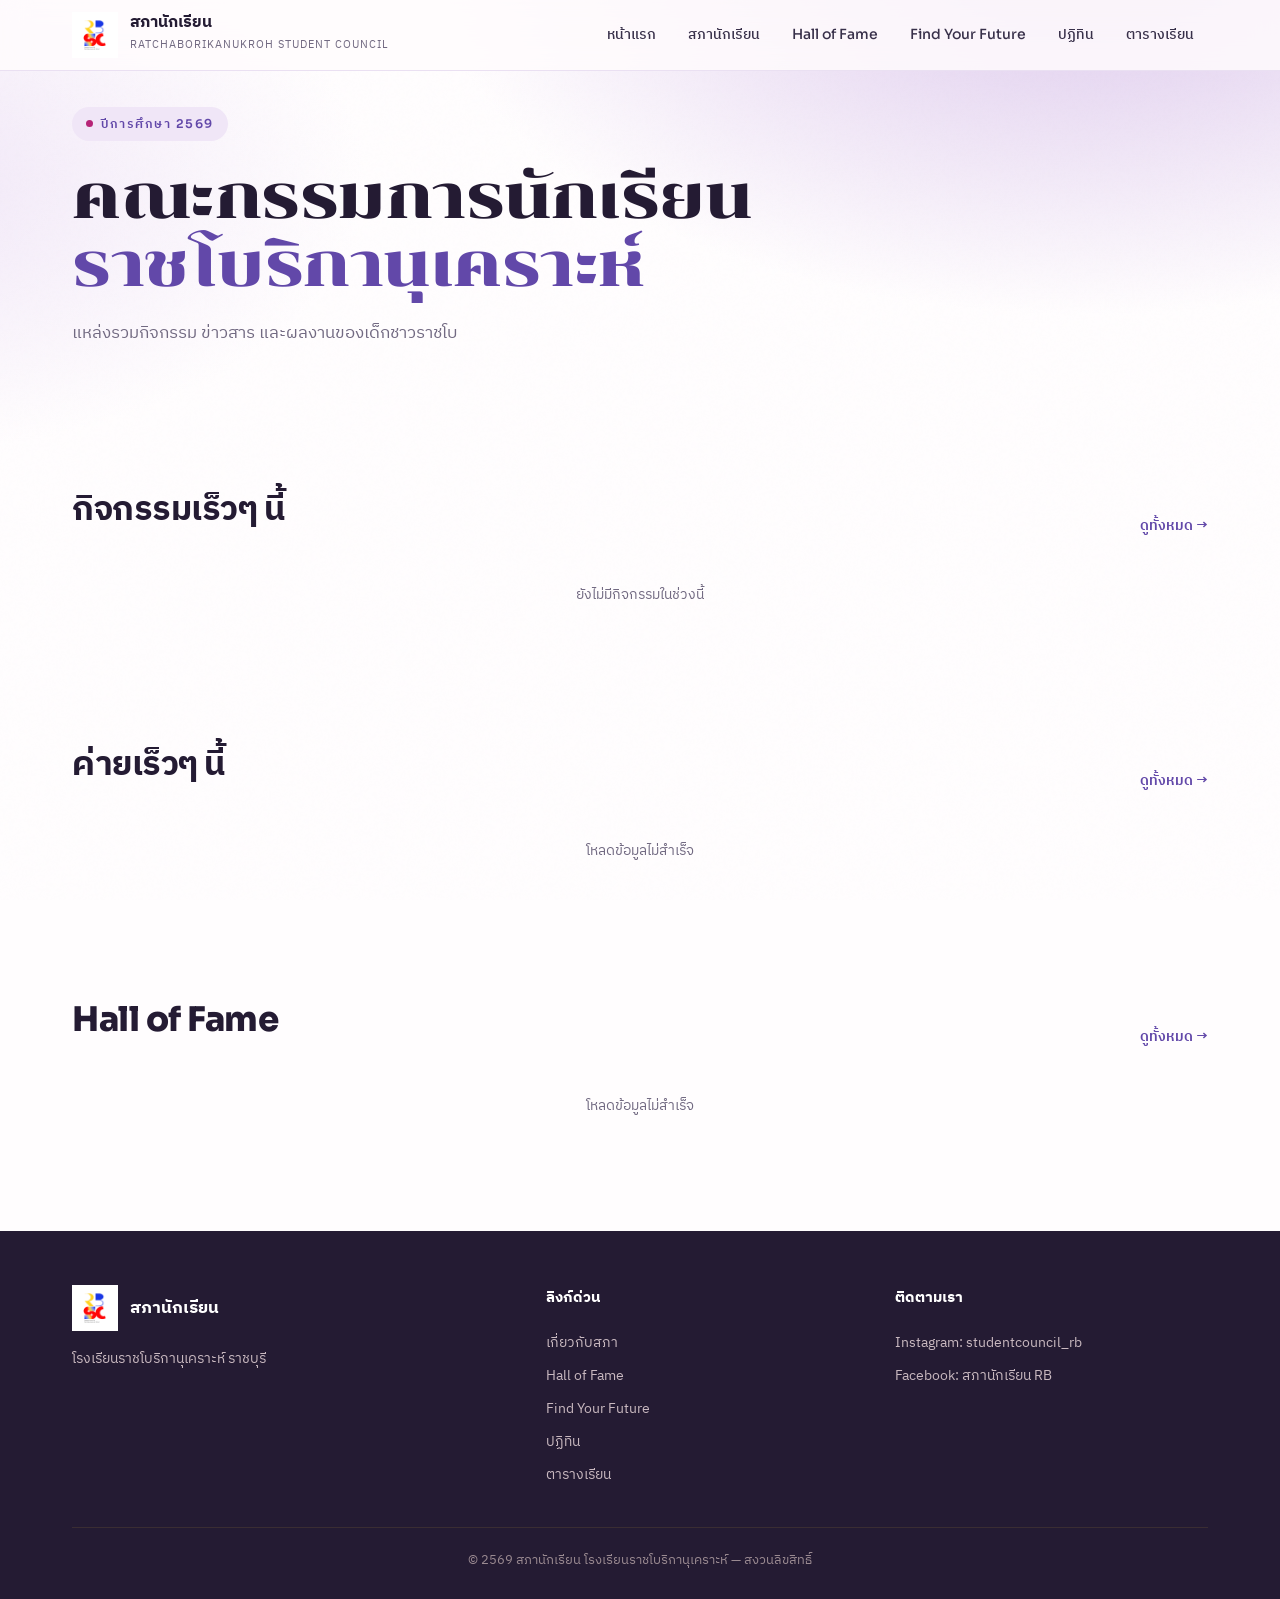
<file: index.html>
<!DOCTYPE html>
<html lang="th">
<head>
<meta charset="UTF-8">
<meta name="viewport" content="width=device-width, initial-scale=1">
<title>สภานักเรียน โรงเรียนราชโบริกานุเคราะห์ | Ratchaborikanukroh Student Council</title>
<meta name="description" content="เว็บไซต์อย่างเป็นทางการของสภานักเรียนโรงเรียนราชโบริกานุเคราะห์ (RB) ติดตามข่าวสาร กิจกรรม Hall of Fame และข้อมูลเรียนต่อ">
<link rel="icon" type="image/png" href="images/logo.png">
<link rel="apple-touch-icon" href="images/logo.png">
<link rel="stylesheet" href="css/style.css">
<style>
  /* === Live cards shared === */
  .live-card { display:flex; flex-direction:column; height:100%; }
  .live-card .meta-row {
    display:flex; align-items:center; justify-content:space-between; gap:10px;
    margin-top:auto; padding-top:12px;
  }
  .pill-when {
    display:inline-block; font-family:var(--head); font-size:12px; font-weight:600;
    color:var(--pink-deep); background:var(--pink-soft);
    padding:3px 10px; border-radius:999px;
  }
  .pill-when.soon { color:var(--gold-deep); background:#FFF1DC; }
  .pill-when.past { color:var(--grey); background:var(--line); }
  .meta-date { font-size:13px; color:var(--grey); }

  /* HoF mini card */
  .hof-mini {
    position:relative; background:var(--white); border:1px solid var(--line);
    border-radius:var(--radius); overflow:hidden; box-shadow:var(--shadow-sm);
    transition:transform .2s ease, box-shadow .2s ease, border-color .2s ease;
    display:flex; flex-direction:column;
  }
  .hof-mini:hover { transform:translateY(-4px); box-shadow:var(--shadow); border-color:var(--gold); }
  .hof-mini-photo {
    position:relative; width:100%; padding-bottom:75%; /* 4:3 ratio */
    background:linear-gradient(135deg, #FFF1DC, var(--lilac));
    overflow:hidden;
  }
  .hof-mini-photo img,
  .hof-mini-photo .ph {
    position:absolute; inset:0;
  }
  .hof-mini-photo img { width:100%; height:100%; object-fit:cover; }
  .hof-mini-photo .ph {
    display:flex; align-items:center; justify-content:center;
    font-family:var(--display); font-size:52px; color:var(--gold-deep); opacity:.5;
  }
  .hof-mini-body { padding:16px 18px; flex:1; display:flex; flex-direction:column; }
  .hof-mini-body .tag { background:#FFF1DC; color:var(--gold-deep); }
  .hof-mini-body h3 { font-family:var(--head); font-weight:700; font-size:16px; color:var(--charcoal); margin-bottom:6px; line-height:1.4; }
  .hof-mini-body .who { font-size:13px; color:var(--grey); margin-top:auto; }

  /* Empty/loading state */
  .live-empty { color:var(--grey); font-size:14px; padding:18px 0; grid-column:1/-1; text-align:center; }

</style>
</head>
<body>
<div class="bg-grain"></div>

<!-- NAV -->
<header class="nav">
  <div class="wrap nav-inner">
    <a href="/" class="brand">
      <div class="brand-logo">RB</div>
      <div class="brand-text"><b>สภานักเรียน</b><span>Ratchaborikanukroh Student Council</span></div>
    </a>
    <nav class="nav-links">
      <a href="/">หน้าแรก</a>
      <a href="/council">สภานักเรียน</a>
      <a href="/hall-of-fame">Hall of Fame</a>
      <a href="/find-your-future">Find Your Future</a>
      <a href="/calendar">ปฏิทิน</a>
      <a href="/schedule">ตารางเรียน</a>
    </nav>
    <button class="burger" onclick="toggleMenu()" aria-label="menu"><span></span><span></span><span></span></button>
  </div>
  <div class="mobile-menu" id="mobileMenu">
    <a href="/">หน้าแรก</a>
    <a href="/council">สภานักเรียน</a>
    <a href="/hall-of-fame">Hall of Fame</a>
    <a href="/find-your-future">Find Your Future</a>
    <a href="/calendar">ปฏิทิน</a>
    <a href="/schedule">ตารางเรียน</a>
  </div>
</header>

<!-- HERO -->
<section class="hero">
  <div class="wrap">
    <span class="eyebrow reveal">ปีการศึกษา 2569</span>
    <h1 class="title reveal">คณะกรรมการนักเรียน<br><span class="hl">ราชโบริกานุเคราะห์</span></h1>
    <p class="lead reveal">แหล่งรวมกิจกรรม ข่าวสาร และผลงานของเด็กชาวราชโบ</p>
  </div>
</section>

<!-- UPCOMING EVENTS (live from calendar sheets) -->
<section>
  <div class="wrap">
    <div class="sec-head reveal">
      <div><h2>กิจกรรมเร็วๆ นี้</h2></div>
      <a href="/calendar" class="sec-link">ดูทั้งหมด →</a>
    </div>
    <div class="grid grid-3" id="upcomingGrid">
      <div class="live-empty">กำลังโหลด…</div>
    </div>
  </div>
</section>

<!-- OPPORTUNITIES (live from find-your-future sheet) -->
<section>
  <div class="wrap">
    <div class="sec-head reveal">
      <div><h2>ค่ายเร็วๆ นี้</h2></div>
      <a href="/find-your-future" class="sec-link">ดูทั้งหมด →</a>
    </div>
    <div class="grid grid-3" id="oppGrid">
      <div class="live-empty">กำลังโหลด…</div>
    </div>
  </div>
</section>

<!-- HALL OF FAME (live) -->
<section>
  <div class="wrap">
    <div class="sec-head reveal">
      <div><h2>Hall of Fame</h2></div>
      <a href="/hall-of-fame" class="sec-link">ดูทั้งหมด →</a>
    </div>
    <div class="grid grid-3" id="hofGrid">
      <div class="live-empty">กำลังโหลด…</div>
    </div>
  </div>
</section>

<!-- FOOTER -->
<footer class="footer">
  <div class="wrap">
    <div class="footer-grid">
      <div>
        <div class="f-brand"><div class="brand-logo">RB</div><b>สภานักเรียน</b></div>
        <p>โรงเรียนราชโบริกานุเคราะห์ ราชบุรี</p>
      </div>
      <div>
        <h4>ลิงก์ด่วน</h4>
        <a href="/council">เกี่ยวกับสภา</a>
        <a href="/hall-of-fame">Hall of Fame</a>
        <a href="/find-your-future">Find Your Future</a>
        <a href="/calendar">ปฏิทิน</a>
        <a href="/schedule">ตารางเรียน</a>
      </div>
      <div>
        <h4>ติดตามเรา</h4>
        <a href="https://www.instagram.com/studentcouncil_rb/" target="_blank">Instagram: studentcouncil_rb</a>
        <a href="https://www.facebook.com/RBStudentCouncil2561" target="_blank">Facebook: สภานักเรียน RB</a>
      </div>
    </div>
    <div class="footer-bottom">© 2569 สภานักเรียน โรงเรียนราชโบริกานุเคราะห์ — สงวนลิขสิทธิ์</div>
  </div>
</footer>

<script src="js/main.js"></script>
<script>
(function () {
  /* ============================================================
     CONFIG — ใส่ลิงก์ Google Sheets CSV เดียวกับหน้าอื่น
     แก้ที่นี่ที่เดียว ทั้งหน้าแรกจะดึงข้อมูล live ตามหน้าจริง
     ============================================================ */
  const TCAS_CSV_URL   = 'https://docs.google.com/spreadsheets/d/e/2PACX-1vTAOZ2G00rVq18J7o7slPlQLkxneMOh019FXniOUcoyFzLjbh7JVGWo2ygG8PE2L6Hft2a7abnXvUz5/pub?gid=0&single=true&output=csv';
  const SCHOOL_CSV_URL = 'https://docs.google.com/spreadsheets/d/e/2PACX-1vTAOZ2G00rVq18J7o7slPlQLkxneMOh019FXniOUcoyFzLjbh7JVGWo2ygG8PE2L6Hft2a7abnXvUz5/pub?gid=1736351558&single=true&output=csv';
  const FYF_CSV_URL    = 'https://docs.google.com/spreadsheets/d/e/2PACX-1vQtsxhWsNKA8uUKN3DDQlrm4KNbcfTjsFMhEkrflXOjLmh4PP8yrXidn-n-8ZUtTGSl_ADcKwKyX90_/pub?gid=0&single=true&output=csv';
  const HOF_CSV_URL    = 'https://docs.google.com/spreadsheets/d/e/2PACX-1vRIqamRbAT_n4bKekmiLQJrekVUqt-NZmqMtJmIHkawKIFlWeZAjkH3XheVRGGBx5U3cJxVXAzMNPxb/pub?gid=0&single=true&output=csv';

  /* ============================================================
     Helper: escape / CSV parser / date parser (เหมือนหน้าอื่น)
     ============================================================ */
  function esc(s) {
    return String(s == null ? '' : s)
      .replace(/&/g, '&amp;').replace(/</g, '&lt;').replace(/>/g, '&gt;')
      .replace(/"/g, '&quot;').replace(/'/g, '&#39;');
  }
  /* แบ่งข้อความไทยตาม space + เครื่องหมายวรรคตอน เท่านั้น
     ไม่ใช้ Intl.Segmenter เพราะตัดคำไทยพลาดบ่อย ("โครงงาน"→"โครง"+"งาน") */
  const _SEP = /([\s(){}\[\]"'.,;:!?·—–\-]+)/;
  function escTh(s) {
    const raw = String(s == null ? '' : s);
    if (!raw) return '';
    return raw.split(_SEP).map(part => {
      if (!part) return '';
      if (_SEP.test(part) && /^[\s(){}\[\]"'.,;:!?·—–\-]+$/.test(part)) {
        return esc(part);
      }
      return `<span class="thw">${esc(part)}</span>`;
    }).join('');
  }

  function parseCSV(text) {
    const rows = [];
    let row = [], field = '', inQ = false;
    for (let i = 0; i < text.length; i++) {
      const c = text[i], n = text[i+1];
      if (inQ) {
        if (c === '"' && n === '"') { field += '"'; i++; }
        else if (c === '"') inQ = false;
        else field += c;
      } else {
        if (c === '"') inQ = true;
        else if (c === ',') { row.push(field); field = ''; }
        else if (c === '\r') {}
        else if (c === '\n') { row.push(field); rows.push(row); row = []; field = ''; }
        else field += c;
      }
    }
    if (field.length || row.length) { row.push(field); rows.push(row); }
    return rows;
  }
  function csvToEntries(text) {
    const rows = parseCSV(text).filter(r => r.some(c => c.trim() !== ''));
    if (rows.length < 2) return [];
    const headers = rows[0].map(h => h.trim().toLowerCase());
    return rows.slice(1).map(r => {
      const o = {};
      headers.forEach((h, idx) => { o[h] = (r[idx] || '').trim(); });
      return o;
    });
  }

  const THAI_MONTHS = {
    'ม.ค':0,'มค':0,'มกราคม':0,'ก.พ':1,'กพ':1,'กุมภา':1,'กุมภาพันธ์':1,
    'มี.ค':2,'มีค':2,'มีนา':2,'มีนาคม':2,'เม.ย':3,'เมย':3,'เมษา':3,'เมษายน':3,
    'พ.ค':4,'พค':4,'พฤษภา':4,'พฤษภาคม':4,'มิ.ย':5,'มิย':5,'มิถุนา':5,'มิถุนายน':5,
    'ก.ค':6,'กค':6,'กรกฎา':6,'กรกฎาคม':6,'ส.ค':7,'สค':7,'สิงหา':7,'สิงหาคม':7,
    'ก.ย':8,'กย':8,'กันยา':8,'กันยายน':8,'ต.ค':9,'ตค':9,'ตุลา':9,'ตุลาคม':9,
    'พ.ย':10,'พย':10,'พฤศจิ':10,'พฤศจิกายน':10,'ธ.ค':11,'ธค':11,'ธันวา':11,'ธันวาคม':11
  };
  function parseOnePiece(piece, fY, fM) {
    const m = piece.match(/^(\d{1,2})\s*([ก-๙\.]+)?\s*(\d{2,4})?/);
    if (!m) return null;
    const day = +m[1];
    const monthRaw = (m[2]||'').replace(/\s+/g,'');
    const yearRaw = m[3];
    let month = -1;
    if (monthRaw) {
      for (const k in THAI_MONTHS) {
        if (monthRaw.startsWith(k) || monthRaw === k + '.') { month = THAI_MONTHS[k]; break; }
      }
    } else if (fM !== undefined) month = fM;
    if (month < 0) return null;
    let year;
    if (yearRaw) {
      const y = +yearRaw;
      if (y > 2400) year = y - 543;
      else if (y > 1900) year = y;
      else if (y < 100) {
        const beCentury = Math.floor((new Date().getFullYear() + 543) / 100) * 100;
        year = beCentury + y - 543;
      } else year = y;
    } else if (fY !== undefined) year = fY;
    else year = new Date().getFullYear();
    const d = new Date(year, month, day);
    return isNaN(d) ? null : d;
  }
  function parseDateRange(e) {
    /* รองรับคอลัมน์ apply_date_iso / apply_date จาก FYF Sheet ใหม่ด้วย */
    const iso = String(e.apply_date_iso || e.date_iso || '').trim();
    if (iso) {
      const parts = iso.split(/\s*[~]\s*/);
      const m1 = parts[0].match(/^(\d{4})[-/](\d{1,2})[-/](\d{1,2})/);
      if (m1) {
        const start = new Date(+m1[1], +m1[2]-1, +m1[3]);
        let end = null;
        if (parts[1]) {
          const m2 = parts[1].match(/^(\d{4})[-/](\d{1,2})[-/](\d{1,2})/);
          if (m2) end = new Date(+m2[1], +m2[2]-1, +m2[3]);
        }
        if (!isNaN(start)) return { start, end };
      }
    }
    const raw = String(e.apply_date || e.date || '').trim();
    if (!raw) return null;
    const parts = raw.split(/\s+[–-]\s+/);
    if (parts.length === 1) {
      const d = parseOnePiece(parts[0]);
      return d ? { start:d, end:null } : null;
    }
    const endDate = parseOnePiece(parts[1].trim());
    if (!endDate) {
      const so = parseOnePiece(parts[0].trim());
      return so ? { start:so, end:null } : null;
    }
    const startPiece = parts[0].trim();
    const hasMonth = /[ก-๙]/.test(startPiece);
    const startDate = parseOnePiece(startPiece, endDate.getFullYear(), hasMonth ? undefined : endDate.getMonth());
    return { start: startDate || endDate, end: endDate };
  }
  function daysBetween(a, b) {
    const da = new Date(a); da.setHours(0,0,0,0);
    const db = new Date(b); db.setHours(0,0,0,0);
    return Math.round((db - da) / 86400000);
  }
  const THAI_MONTH_SHORT = ['ม.ค.','ก.พ.','มี.ค.','เม.ย.','พ.ค.','มิ.ย.','ก.ค.','ส.ค.','ก.ย.','ต.ค.','พ.ย.','ธ.ค.'];
  function fmtThai(d) { return d ? `${d.getDate()} ${THAI_MONTH_SHORT[d.getMonth()]} ${d.getFullYear()+543}` : ''; }
  function rangeToThai(r) {
    if (!r) return '';
    if (!r.end) return fmtThai(r.start);
    if (r.start.getMonth()===r.end.getMonth() && r.start.getFullYear()===r.end.getFullYear())
      return `${r.start.getDate()} – ${r.end.getDate()} ${THAI_MONTH_SHORT[r.end.getMonth()]} ${r.end.getFullYear()+543}`;
    if (r.start.getFullYear()===r.end.getFullYear())
      return `${r.start.getDate()} ${THAI_MONTH_SHORT[r.start.getMonth()]} – ${r.end.getDate()} ${THAI_MONTH_SHORT[r.end.getMonth()]} ${r.end.getFullYear()+543}`;
    return `${fmtThai(r.start)} – ${fmtThai(r.end)}`;
  }
  function computeStatus(e) {
    const range = parseDateRange(e);
    if (!range) return { cls:'', label:'ติดตามประกาศ', days:null, range:null };
    const today = new Date(); today.setHours(0,0,0,0);
    const dS = daysBetween(today, range.start);
    const dE = range.end ? daysBetween(today, range.end) : dS;
    let sortDays = dS, cls = '', label = '';
    if (dE < 0) { cls='past'; label = dE===-1 ? 'เมื่อวาน' : `ผ่านมา ${-dE} วัน`; }
    else if (range.end && dS <= 0 && dE >= 0) {
      cls='soon'; label = dE===0 ? 'วันสุดท้าย' : `กำลังเปิด · เหลือ ${dE} วัน`; sortDays = 0;
    } else if (dS === 0) { cls='soon'; label='วันนี้'; }
    else if (dS === 1) { cls='soon'; label='พรุ่งนี้'; }
    else if (dS <= 30) { cls='soon'; label=`อีก ${dS} วัน`; }
    else { cls=''; label=`อีก ${dS} วัน`; }
    return { cls, label, days: sortDays, range };
  }

  /* คัดเอาที่ยังไม่ผ่าน + เรียงใกล้สุดก่อน */
  function pickUpcoming(entries, n) {
    return entries
      .map(e => ({ e, s: computeStatus(e) }))
      .filter(x => x.s.cls !== 'past')
      .sort((a,b) => {
        const ad = a.s.days, bd = b.s.days;
        if (ad !== null && bd !== null) return ad - bd;
        if (ad !== null) return -1;
        if (bd !== null) return 1;
        return 0;
      })
      .slice(0, n)
      .map(x => ({ ...x.e, __s: x.s }));
  }

  /* ============================================================
     (1) Upcoming events — merge TCAS + School, pick top 3
     ============================================================ */
  function renderUpcoming(entries, kind) {
    const grid = document.getElementById('upcomingGrid');
    grid.dataset.kind = grid.dataset.kind || '';
    grid.dataset[kind] = '1';
    /* รวมข้อมูลจาก 2 source */
    window.__events = (window.__events || []).concat(entries);
    /* รอครบทั้ง 2 source แล้วค่อย render เพื่อให้เรียงรวมกัน */
    if (!grid.dataset.tcas || !grid.dataset.school) return;

    const top = pickUpcoming(window.__events, 3);

    if (!top.length) {
      grid.innerHTML = '<div class="live-empty">ยังไม่มีกิจกรรมในช่วงนี้</div>';
      return;
    }
    grid.innerHTML = top.map(e => {
      const { cls, label, range } = e.__s;
      const dateText = e.date || rangeToThai(range);
      return `
        <a href="/calendar" class="card live-card reveal in">
          <span class="tag">กำหนดการ</span>
          <h3>${escTh(e.title)}</h3>
          ${dateText ? `<p>${esc(dateText)}${e.location?' · '+esc(e.location):''}</p>` : (e.location?`<p>${esc(e.location)}</p>`:'')}
          <div class="meta-row">
            <span class="pill-when ${cls}">${esc(label)}</span>
          </div>
        </a>`;
    }).join('');
  }

  function loadCalendar(url, kind) {
    if (!url || !url.trim()) {
      document.getElementById('upcomingGrid').dataset[kind] = '1';
      renderUpcoming([], kind);
      return;
    }
    fetch(url).then(r => r.text()).then(text => {
      renderUpcoming(csvToEntries(text), kind);
    }).catch(() => {
      renderUpcoming([], kind);
    });
  }

  /* ============================================================
     (2) Opportunities — top 3 ที่ยังเปิด
     ============================================================ */
  function loadFyf(url) {
    const grid = document.getElementById('oppGrid');
    if (!url || !url.trim()) {
      grid.innerHTML = '<div class="live-empty">ยังไม่ได้ตั้ง Google Sheet</div>';
      return;
    }
    fetch(url).then(r => r.text()).then(text => {
      const entries = csvToEntries(text).filter(e => e.title);
      const top = pickUpcoming(entries, 3);
      if (!top.length) {
        grid.innerHTML = '<div class="live-empty">ยังไม่มีโอกาสเปิดรับในช่วงนี้</div>';
        return;
      }
      grid.innerHTML = top.map(e => {
        const { cls, label, range } = e.__s;
        /* รองรับ apply_date (คอลัมน์ใหม่ใน FYF Sheet) เป็นหลัก */
        const dateText = e.apply_date || e.date || rangeToThai(range);
        return `
          <a href="/find-your-future#${encodeURIComponent(e.title)}"
             class="card live-card reveal in">
            <span class="tag">${esc(e.category || 'โอกาส')}</span>
            <h3>${escTh(e.title)}</h3>
            <div class="meta-row">
              <span class="pill-when ${cls}">${esc(label)}</span>
              ${dateText ? `<span class="meta-date">${esc(dateText)}</span>` : ''}
            </div>
          </a>`;
      }).join('');
    }).catch(() => {
      grid.innerHTML = '<div class="live-empty">โหลดข้อมูลไม่สำเร็จ</div>';
    });
  }

  /* ============================================================
     (3) Hall of Fame — สุ่ม 3 ใบทุกครั้งที่เปิดหน้า
     ============================================================ */
  function loadHof(url) {
    const grid = document.getElementById('hofGrid');
    if (!url || !url.trim()) {
      grid.innerHTML = '<div class="live-empty">ยังไม่ได้ตั้ง Google Sheet</div>';
      return;
    }
    fetch(url).then(r => r.text()).then(text => {
      const entries = csvToEntries(text).filter(e => e.name || e.award);
      /* สุ่ม 3 ใบ ทุกครั้งที่เปิดหน้า (Fisher-Yates shuffle) */
      const shuffled = entries.slice();
      for (let i = shuffled.length - 1; i > 0; i--) {
        const j = Math.floor(Math.random() * (i + 1));
        [shuffled[i], shuffled[j]] = [shuffled[j], shuffled[i]];
      }
      const top = shuffled.slice(0, 3);

      if (!top.length) {
        grid.innerHTML = '<div class="live-empty">ยังไม่มีผลงานในขณะนี้</div>';
        return;
      }
      grid.innerHTML = top.map(e => {
        let photo = String(e.photo || '').trim();
        if (photo) {
          const driveMatch = photo.match(/(?:drive\.google\.com\/file\/d\/|drive\.google\.com\/open\?id=|drive\.google\.com\/uc\?(?:export=view&)?id=|drive\.google\.com\/thumbnail\?id=)([a-zA-Z0-9_-]+)/);
          if (driveMatch) {
            photo = `https://drive.google.com/thumbnail?id=${driveMatch[1]}&sz=w1000`;
          } else if (/^[a-zA-Z0-9_-]{25,}$/.test(photo)) {
            photo = `https://drive.google.com/thumbnail?id=${photo}&sz=w1000`;
          } else if (!/^(https?:\/\/|data:|\/|images\/)/i.test(photo)) {
            photo = 'images/hall/' + photo;
          }
        }
        const firstChar = String(e.award || e.name || '?').trim().charAt(0) || '?';
        const photoHtml = photo
          ? `<img src="${esc(photo)}" alt="${esc(e.award)}" loading="lazy" onerror="this.style.display='none';this.nextElementSibling.style.display='flex';">
             <span class="ph" style="display:none;">${esc(firstChar)}</span>`
          : `<span class="ph">${esc(firstChar)}</span>`;
        const who = e.class ? esc(e.name)+' · '+esc(e.class) : esc(e.name);
        return `
          <a href="/hall-of-fame" class="hof-mini reveal in">
            <div class="hof-mini-photo">${photoHtml}</div>
            <div class="hof-mini-body">
              <span class="tag">${esc(e.category || 'ผลงาน')}</span>
              <h3>${escTh(e.award)}</h3>
              <div class="who">${who}${e.year?' · '+esc(e.year):''}</div>
            </div>
          </a>`;
      }).join('');
    }).catch(() => {
      grid.innerHTML = '<div class="live-empty">โหลดข้อมูลไม่สำเร็จ</div>';
    });
  }

  /* ============================================================
     Kick off all loads
     ============================================================ */
  loadCalendar(TCAS_CSV_URL,   'tcas');
  loadCalendar(SCHOOL_CSV_URL, 'school');
  loadFyf(FYF_CSV_URL);
  loadHof(HOF_CSV_URL);
})();
</script>
</body>
</html>
</file>
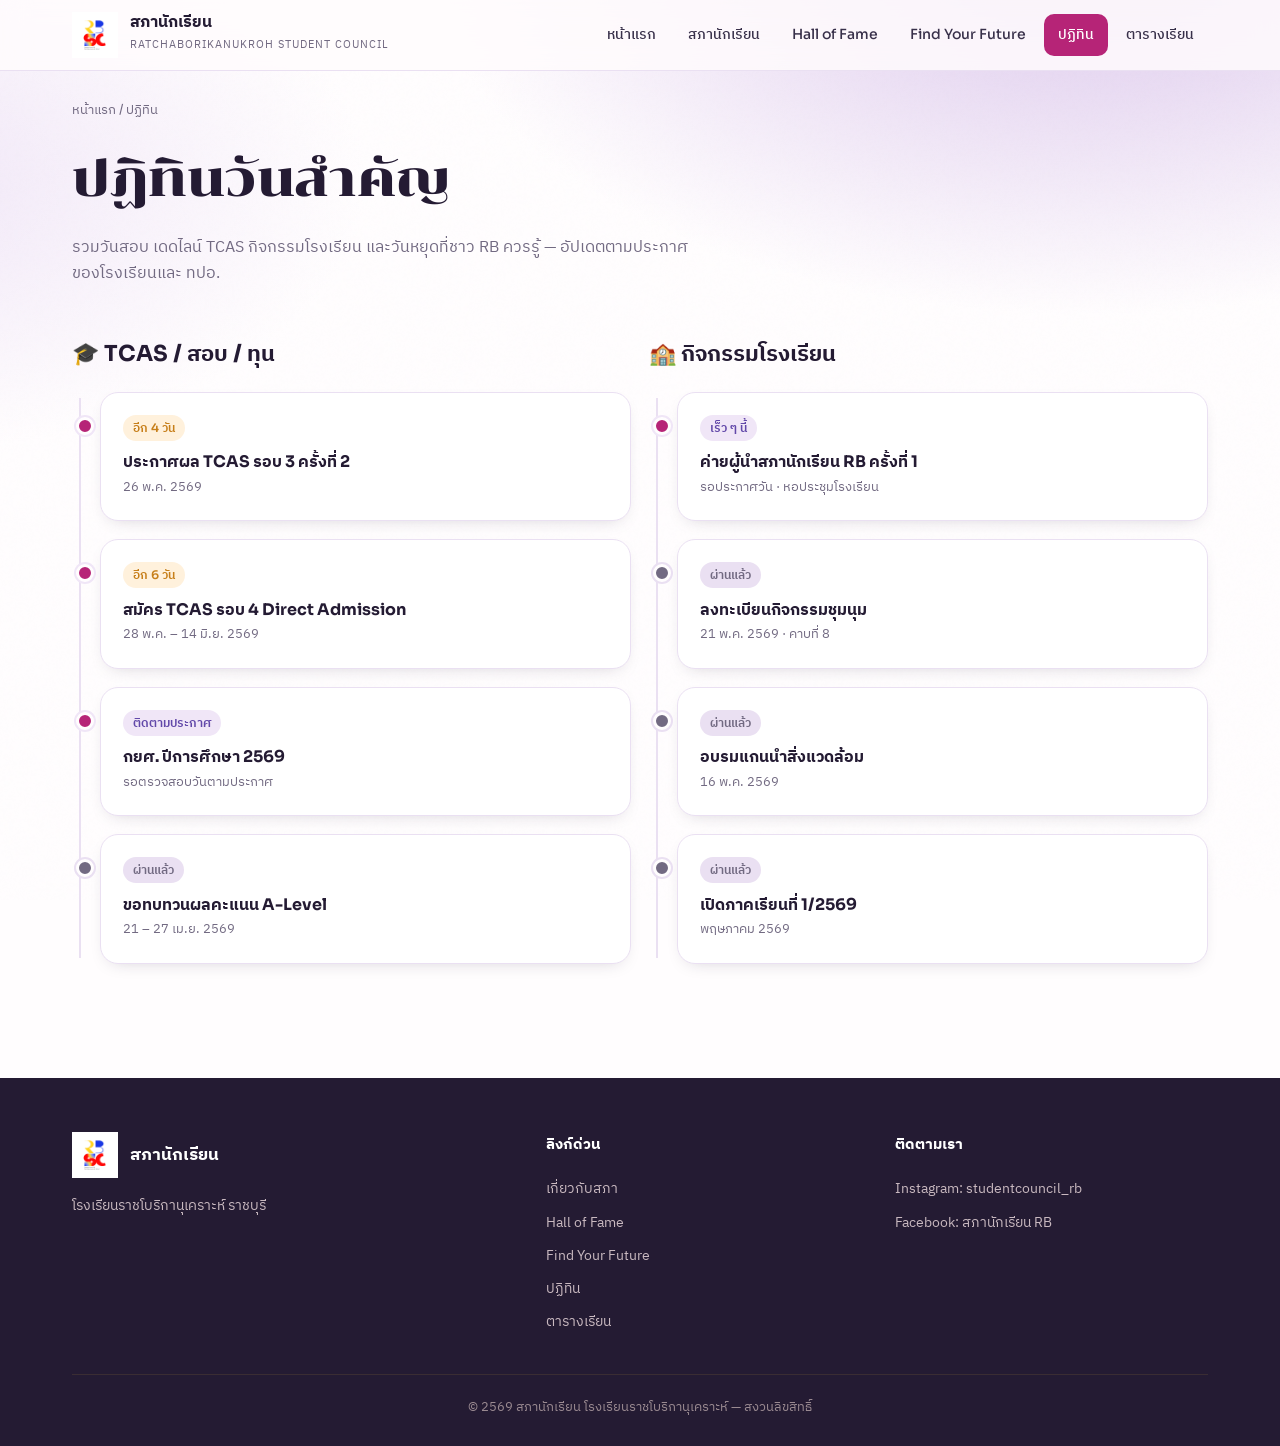
<file: calendar.html>
<!DOCTYPE html>
<html lang="th">
<head>
<meta charset="UTF-8">
<meta name="viewport" content="width=device-width, initial-scale=1">
<title>ปฏิทิน | Ratchaborikanukroh Student Council</title>
<meta name="description" content="ปฏิทินวันสำคัญ วันสอบ เดดไลน์ TCAS และกิจกรรมโรงเรียนราชโบริกานุเคราะห์">
<link rel="stylesheet" href="css/style.css">
<style>
  .timeline { position: relative; padding-left: 28px; }
  .timeline::before { content:''; position:absolute; left:7px; top:6px; bottom:6px; width:2px; background:var(--line); }
  .tl-item { position: relative; margin-bottom: 18px; }
  .tl-item::before { content:''; position:absolute; left:-25px; top:24px; width:12px; height:12px; border-radius:50%; background:var(--pink); border:3px solid var(--paper); box-shadow:0 0 0 2px var(--pink-soft); }
  .tl-item.done::before { background:var(--grey); box-shadow:0 0 0 2px var(--line); }
  .pill-when { display:inline-block; font-family:var(--head); font-size:12px; font-weight:600; color:var(--pink-deep); background:var(--pink-soft); padding:3px 10px; border-radius:999px; }
  .pill-when.soon { color:var(--gold-deep); background:#FFF1DC; }
  .pill-when.past { color:var(--grey); background:var(--line); }
</style>
</head>
<body>
<div class="bg-grain"></div>

<header class="nav">
  <div class="wrap nav-inner">
    <a href="index.html" class="brand"><div class="brand-logo">RB</div><div class="brand-text"><b>สภานักเรียน</b><span>Ratchaborikanukroh Student Council</span></div></a>
    <nav class="nav-links">
      <a href="index.html">หน้าแรก</a><a href="council.html">สภานักเรียน</a><a href="hall-of-fame.html">Hall of Fame</a><a href="find-your-future.html">Find Your Future</a><a href="calendar.html">ปฏิทิน</a><a href="schedule.html">ตารางเรียน</a>
    </nav>
    <button class="burger" onclick="toggleMenu()" aria-label="menu"><span></span><span></span><span></span></button>
  </div>
  <div class="mobile-menu" id="mobileMenu">
    <a href="index.html">หน้าแรก</a><a href="council.html">สภานักเรียน</a><a href="hall-of-fame.html">Hall of Fame</a><a href="find-your-future.html">Find Your Future</a><a href="calendar.html">ปฏิทิน</a><a href="schedule.html">ตารางเรียน</a>
  </div>
</header>

<section class="page-hero">
  <div class="wrap">
    <div class="crumb reveal"><a href="index.html">หน้าแรก</a> / ปฏิทิน</div>
    <h1 class="reveal">ปฏิทินวันสำคัญ</h1>
    <p class="reveal">รวมวันสอบ เดดไลน์ TCAS กิจกรรมโรงเรียน และวันหยุดที่ชาว RB ควรรู้ — อัปเดตตามประกาศของโรงเรียนและ ทปอ.</p>
  </div>
</section>

<section style="padding-top:24px;">
  <div class="wrap">
    <div class="grid grid-2">
      <!-- TCAS column -->
      <div class="reveal">
        <h2 style="font-family:var(--head);font-size:22px;margin-bottom:20px;color:var(--charcoal);">🎓 TCAS / สอบ / ทุน</h2>
        <div class="timeline">
          <div class="tl-item card"><span class="pill-when soon">อีก 4 วัน</span><h3 style="margin:10px 0 4px;font-family:var(--head);font-size:16px;">ประกาศผล TCAS รอบ 3 ครั้งที่ 2</h3><p style="font-size:13px;color:var(--grey);">26 พ.ค. 2569</p></div>
          <div class="tl-item card"><span class="pill-when soon">อีก 6 วัน</span><h3 style="margin:10px 0 4px;font-family:var(--head);font-size:16px;">สมัคร TCAS รอบ 4 Direct Admission</h3><p style="font-size:13px;color:var(--grey);">28 พ.ค. – 14 มิ.ย. 2569</p></div>
          <div class="tl-item card"><span class="pill-when">ติดตามประกาศ</span><h3 style="margin:10px 0 4px;font-family:var(--head);font-size:16px;">กยศ. ปีการศึกษา 2569</h3><p style="font-size:13px;color:var(--grey);">รอตรวจสอบวันตามประกาศ</p></div>
          <div class="tl-item card done"><span class="pill-when past">ผ่านแล้ว</span><h3 style="margin:10px 0 4px;font-family:var(--head);font-size:16px;">ขอทบทวนผลคะแนน A-Level</h3><p style="font-size:13px;color:var(--grey);">21 – 27 เม.ย. 2569</p></div>
        </div>
      </div>
      <!-- School column -->
      <div class="reveal">
        <h2 style="font-family:var(--head);font-size:22px;margin-bottom:20px;color:var(--charcoal);">🏫 กิจกรรมโรงเรียน</h2>
        <div class="timeline">
          <div class="tl-item card"><span class="pill-when">เร็ว ๆ นี้</span><h3 style="margin:10px 0 4px;font-family:var(--head);font-size:16px;">ค่ายผู้นำสภานักเรียน RB ครั้งที่ 1</h3><p style="font-size:13px;color:var(--grey);">รอประกาศวัน · หอประชุมโรงเรียน</p></div>
          <div class="tl-item card done"><span class="pill-when past">ผ่านแล้ว</span><h3 style="margin:10px 0 4px;font-family:var(--head);font-size:16px;">ลงทะเบียนกิจกรรมชุมนุม</h3><p style="font-size:13px;color:var(--grey);">21 พ.ค. 2569 · คาบที่ 8</p></div>
          <div class="tl-item card done"><span class="pill-when past">ผ่านแล้ว</span><h3 style="margin:10px 0 4px;font-family:var(--head);font-size:16px;">อบรมแกนนำสิ่งแวดล้อม</h3><p style="font-size:13px;color:var(--grey);">16 พ.ค. 2569</p></div>
          <div class="tl-item card done"><span class="pill-when past">ผ่านแล้ว</span><h3 style="margin:10px 0 4px;font-family:var(--head);font-size:16px;">เปิดภาคเรียนที่ 1/2569</h3><p style="font-size:13px;color:var(--grey);">พฤษภาคม 2569</p></div>
        </div>
      </div>
    </div>
  </div>
</section>

<footer class="footer">
  <div class="wrap">
    <div class="footer-grid">
      <div><div class="f-brand"><div class="brand-logo">RB</div><b>สภานักเรียน</b></div><p>โรงเรียนราชโบริกานุเคราะห์ ราชบุรี</p></div>
      <div><h4>ลิงก์ด่วน</h4><a href="council.html">เกี่ยวกับสภา</a><a href="hall-of-fame.html">Hall of Fame</a><a href="find-your-future.html">Find Your Future</a><a href="calendar.html">ปฏิทิน</a><a href="schedule.html">ตารางเรียน</a></div>
      <div><h4>ติดตามเรา</h4><a href="https://www.instagram.com/studentcouncil_rb/" target="_blank">Instagram: studentcouncil_rb</a><a href="https://www.facebook.com/RBStudentCouncil2561" target="_blank">Facebook: สภานักเรียน RB</a></div>
    </div>
    <div class="footer-bottom">© 2569 สภานักเรียน โรงเรียนราชโบริกานุเคราะห์ — สงวนลิขสิทธิ์</div>
  </div>
</footer>

<script src="js/main.js"></script>
</body>
</html>
</file>
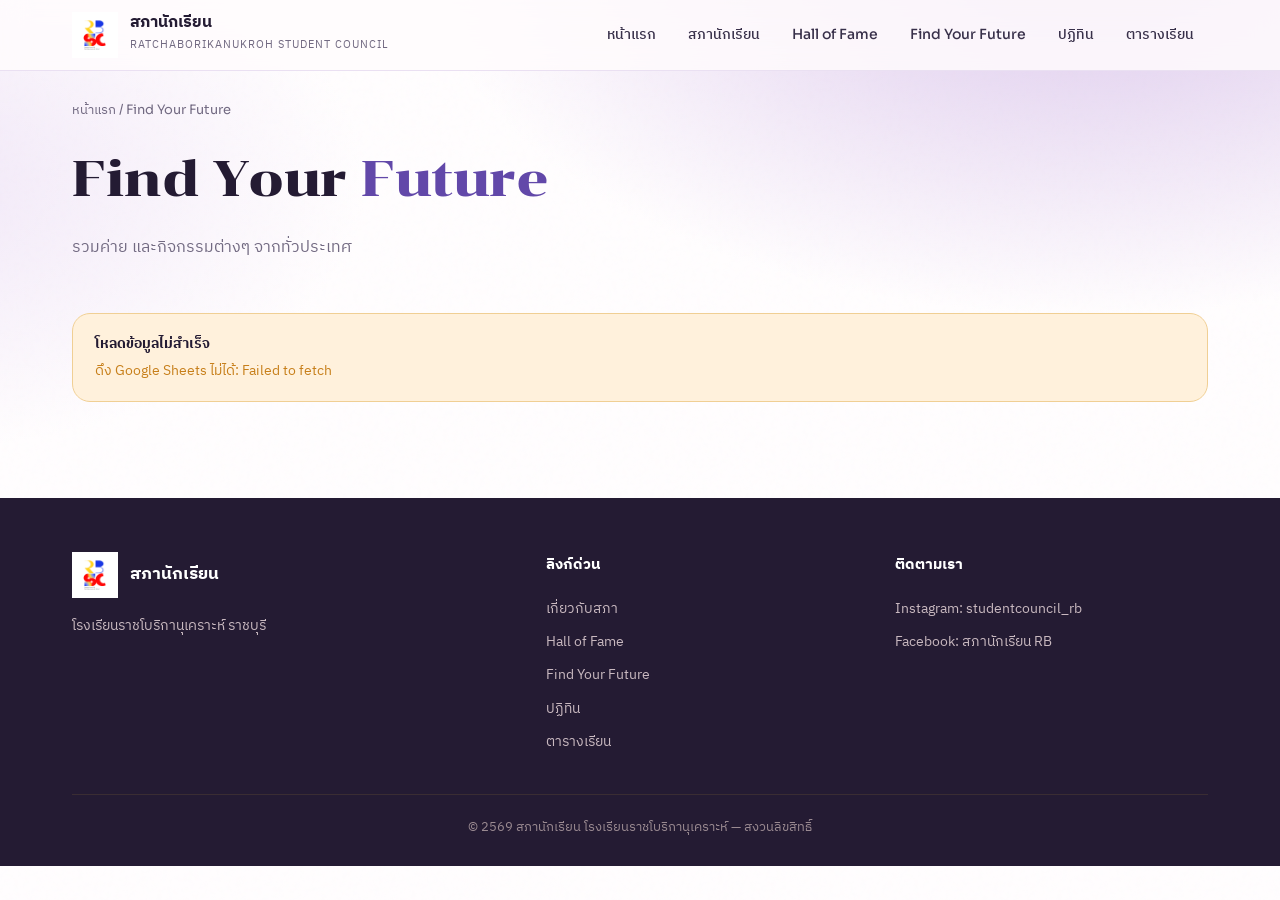
<file: find-your-future.html>
<!DOCTYPE html>
<html lang="th">
<head>
<meta charset="UTF-8">
<meta name="viewport" content="width=device-width, initial-scale=1">
<title>Find Your Future | Ratchaborikanukroh Student Council</title>
<meta name="description" content="ค่าย ทุน กิจกรรม และโอกาสเรียนต่อสำหรับนักเรียนราชโบริกานุเคราะห์">
<link rel="icon" type="image/png" href="images/logo.png">
<link rel="apple-touch-icon" href="images/logo.png">
<link rel="stylesheet" href="css/style.css">
<style>
  .filter-row { display:flex; gap:10px; flex-wrap:wrap; margin-bottom:28px; }
  .filter-btn {
    font-family:var(--head); font-size:13px; font-weight:600; padding:7px 16px;
    border-radius:999px; border:1px solid var(--line); background:var(--white);
    color:var(--ink); cursor:pointer; transition:.18s;
  }
  .filter-btn:hover { border-color:var(--pink); color:var(--pink-deep); }
  .filter-btn.active { background:linear-gradient(135deg,var(--pink),var(--pink-deep)); color:#fff; border-color:transparent; box-shadow:var(--shadow-sm); }

  /* ====== Compact list ====== */
  .opp-list { display:flex; flex-direction:column; gap:12px; }
  .opp-card {
    background:var(--white); border:1px solid var(--line); border-radius:var(--radius);
    padding:18px 22px; box-shadow:var(--shadow-sm);
    transition:transform .2s ease, box-shadow .2s ease, border-color .2s ease;
    display:grid; grid-template-columns:1fr auto auto; gap:18px; align-items:center;
    cursor:pointer;
  }
  .opp-card:hover { transform:translateY(-2px); box-shadow:var(--shadow); border-color:var(--pink-soft); }
  .opp-main { min-width:0; }
  .opp-card .tag {
    display:inline-block; font-family:var(--head); font-size:11px; font-weight:600;
    letter-spacing:.5px; text-transform:uppercase; color:var(--pink-deep);
    background:var(--pink-soft); padding:4px 10px; border-radius:999px; margin-bottom:6px;
  }
  .opp-card h3 { font-family:var(--head); font-weight:700; font-size:16px; color:var(--charcoal); line-height:1.35; }
  .opp-meta-col {
    display:flex; flex-direction:column; align-items:flex-end; gap:5px;
    text-align:right; white-space:nowrap;
  }
  .opp-date { font-size:13px; color:var(--grey); }
  .pill-when { display:inline-block; font-family:var(--head); font-size:12px; font-weight:600; color:var(--pink-deep); background:var(--pink-soft); padding:3px 10px; border-radius:999px; }
  .pill-when.soon { color:var(--gold-deep); background:#FFF1DC; }
  .pill-when.past { color:var(--grey); background:var(--line); }
  .opp-view-btn {
    font-family:var(--head); font-size:13px; font-weight:600;
    padding:9px 20px; border-radius:999px; border:0;
    color:#fff; background:linear-gradient(135deg,var(--pink),var(--pink-deep));
    cursor:pointer; transition:.15s; white-space:nowrap;
  }
  .opp-view-btn:hover { transform:translateY(-1px); box-shadow:0 8px 16px -6px rgba(182,36,119,.45); }

  @media (max-width:700px){
    .opp-card { grid-template-columns:1fr; gap:10px; padding:16px 18px; }
    .opp-meta-col { flex-direction:row; align-items:center; justify-content:space-between; text-align:left; }
    .opp-view-btn { width:100%; text-align:center; padding:11px 16px; }
  }

  /* ====== Modal ====== */
  .modal-bg {
    position:fixed; inset:0; background:rgba(36,27,51,.6);
    display:none; align-items:flex-start; justify-content:center;
    padding:40px 20px; z-index:200; overflow-y:auto;
    backdrop-filter:blur(4px);
  }
  .modal-bg.open { display:flex; }
  .modal {
    background:var(--white); border-radius:var(--radius);
    max-width:640px; width:100%; padding:32px 36px;
    box-shadow:0 30px 80px -20px rgba(0,0,0,.4);
    position:relative; animation:modalIn .25s ease;
  }
  @keyframes modalIn {
    from { opacity:0; transform:translateY(20px) scale(.97); }
    to   { opacity:1; transform:none; }
  }
  .modal-close {
    position:absolute; top:18px; right:18px;
    width:36px; height:36px; border-radius:50%; border:0;
    background:var(--line); color:var(--ink);
    font-size:18px; line-height:1; cursor:pointer; transition:.15s;
    display:flex; align-items:center; justify-content:center;
  }
  .modal-close:hover { background:var(--pink-soft); color:var(--pink-deep); }
  .modal .tag {
    display:inline-block; font-family:var(--head); font-size:11px; font-weight:600;
    letter-spacing:.5px; text-transform:uppercase; color:var(--pink-deep);
    background:var(--pink-soft); padding:4px 12px; border-radius:999px; margin-bottom:14px;
  }
  .modal h2 {
    font-family:var(--head); font-weight:700; font-size:24px;
    color:var(--charcoal); margin-bottom:14px; line-height:1.3;
  }
  .modal .detail {
    font-size:15px; color:var(--ink); line-height:1.7; margin-bottom:20px;
  }
  .modal .modal-meta {
    display:flex; flex-direction:column; gap:14px;
    padding:18px 0; border-top:1px solid var(--line); border-bottom:1px solid var(--line);
    margin-bottom:20px;
  }
  .modal-meta-item {
    display:grid; grid-template-columns:96px 1fr; gap:14px;
    align-items:baseline; font-size:14px; line-height:1.7;
  }
  .modal-meta-item .label {
    font-family:var(--head); font-weight:600;
    padding:4px 12px; border-radius:999px; font-size:12px; line-height:1.5;
    color:var(--pink-deep); background:var(--pink-soft);
    white-space:nowrap; text-align:center;
  }
  .modal-meta-item.fee .label { color:var(--gold-deep); background:#FFF1DC; }
  .modal-meta-item.date .label { color:var(--charcoal); background:var(--line); }
  .modal-meta-item .val { color:var(--ink); min-width:0; }
  /* bullet list ใน modal */
  .opp-meta-list { list-style:none; padding:0; margin:0; }
  .opp-meta-list li { position:relative; padding-left:14px; }
  .opp-meta-list li::before {
    content:'•'; position:absolute; left:2px; top:0;
    color:var(--pink-deep); font-weight:bold;
  }
  .modal-meta-item.fee .opp-meta-list li::before { color:var(--gold-deep); }
  .opp-meta-list li + li { margin-top:4px; }
  .modal-action {
    display:inline-flex; align-items:center; gap:8px;
    font-family:var(--head); font-weight:600; font-size:15px;
    color:#fff; background:linear-gradient(135deg,var(--pink),var(--pink-deep));
    padding:13px 26px; border-radius:999px;
    box-shadow:var(--shadow-sm); transition:.15s;
  }
  .modal-action:hover { transform:translateY(-2px); box-shadow:0 12px 24px -8px rgba(182,36,119,.5); }

  @media (max-width:600px){
    .modal { padding:24px 22px; }
    .modal h2 { font-size:20px; }
  }

  .empty-note { color:var(--grey); font-size:15px; padding:40px 0; text-align:center; }
  .load-error { background:#FFF1DC; border:1px solid #F0CF94; border-radius:var(--radius); padding:18px 22px; color:var(--gold-deep); font-size:14px; }
  .load-error b { display:block; margin-bottom:4px; color:var(--charcoal); font-family:var(--head); }
</style>
</head>
<body>
<div class="bg-grain"></div>

<header class="nav">
  <div class="wrap nav-inner">
    <a href="/" class="brand"><div class="brand-logo">RB</div><div class="brand-text"><b>สภานักเรียน</b><span>Ratchaborikanukroh Student Council</span></div></a>
    <nav class="nav-links">
      <a href="/">หน้าแรก</a><a href="/council">สภานักเรียน</a><a href="/hall-of-fame">Hall of Fame</a><a href="/find-your-future">Find Your Future</a><a href="/calendar">ปฏิทิน</a><a href="/schedule">ตารางเรียน</a>
    </nav>
    <button class="burger" onclick="toggleMenu()" aria-label="menu"><span></span><span></span><span></span></button>
  </div>
  <div class="mobile-menu" id="mobileMenu">
    <a href="/">หน้าแรก</a><a href="/council">สภานักเรียน</a><a href="/hall-of-fame">Hall of Fame</a><a href="/find-your-future">Find Your Future</a><a href="/calendar">ปฏิทิน</a><a href="/schedule">ตารางเรียน</a>
  </div>
</header>

<section class="page-hero">
  <div class="wrap">
    <div class="crumb reveal"><a href="/">หน้าแรก</a> / Find Your Future</div>
    <h1 class="reveal">Find Your <span class="hl" style="color:var(--pink-deep)">Future</span></h1>
    <p class="reveal">รวมค่าย และกิจกรรมต่างๆ จากทั่วประเทศ</p>
  </div>
</section>

<section style="padding-top:0;">
  <div class="wrap">
    <div class="filter-row reveal" id="filterRow"></div>
    <div class="opp-list" id="oppList">
      <div class="empty-note">กำลังโหลด…</div>
    </div>
  </div>
</section>

<!-- Modal for full detail -->
<div class="modal-bg" id="modalBg" role="dialog" aria-modal="true">
  <div class="modal" id="modalBody" role="document"></div>
</div>

<footer class="footer">
  <div class="wrap">
    <div class="footer-grid">
      <div><div class="f-brand"><div class="brand-logo">RB</div><b>สภานักเรียน</b></div><p>โรงเรียนราชโบริกานุเคราะห์ ราชบุรี</p></div>
      <div><h4>ลิงก์ด่วน</h4><a href="/council">เกี่ยวกับสภา</a><a href="/hall-of-fame">Hall of Fame</a><a href="/find-your-future">Find Your Future</a><a href="/calendar">ปฏิทิน</a><a href="/schedule">ตารางเรียน</a></div>
      <div><h4>ติดตามเรา</h4><a href="https://www.instagram.com/studentcouncil_rb/" target="_blank">Instagram: studentcouncil_rb</a><a href="https://www.facebook.com/RBStudentCouncil2561" target="_blank">Facebook: สภานักเรียน RB</a></div>
    </div>
    <div class="footer-bottom">© 2569 สภานักเรียน โรงเรียนราชโบริกานุเคราะห์ — สงวนลิขสิทธิ์</div>
  </div>
</footer>

<script src="js/main.js"></script>
<script>
(function () {
  /* ============================================================
     CONFIG — วางลิงก์ Google Sheets CSV ตรงนี้
     วิธีตั้ง Sheet ดูในไฟล์ FIND_YOUR_FUTURE_SETUP.md
     ถ้าเว้นว่างไว้ ('') หน้านี้จะขึ้นข้อความ "ยังไม่มีกิจกรรม"

     คอลัมน์ที่ระบบอ่าน: title | category | detail | link | date | date_iso
     ============================================================ */
  const SHEET_CSV_URL = 'https://docs.google.com/spreadsheets/d/e/2PACX-1vQtsxhWsNKA8uUKN3DDQlrm4KNbcfTjsFMhEkrflXOjLmh4PP8yrXidn-n-8ZUtTGSl_ADcKwKyX90_/pub?gid=0&single=true&output=csv';
  /* ============================================================ */

  /* หมวดที่จะมีปุ่มกรอง (ปุ่ม "ทั้งหมด" เพิ่มอัตโนมัติ)
     เว้นว่างไว้ = ใช้หมวดที่มีจริงใน Sheet เท่านั้น
     ถ้าอยากบังคับให้บางหมวดขึ้นเสมอ (แม้ยังไม่มี entry) ใส่ในนี้ได้ */
  const DEFAULT_CATEGORIES = [];

  const filterRow = document.getElementById('filterRow');
  const list = document.getElementById('oppList');
  let allEntries = [];
  let activeCat = 'ทั้งหมด';

  function escapeHtml(s) {
    return String(s == null ? '' : s)
      .replace(/&/g, '&amp;').replace(/</g, '&lt;').replace(/>/g, '&gt;')
      .replace(/"/g, '&quot;').replace(/'/g, '&#39;');
  }

  function parseCSV(text) {
    const rows = [];
    let row = [], field = '', inQuotes = false;
    for (let i = 0; i < text.length; i++) {
      const c = text[i], next = text[i + 1];
      if (inQuotes) {
        if (c === '"' && next === '"') { field += '"'; i++; }
        else if (c === '"') { inQuotes = false; }
        else { field += c; }
      } else {
        if (c === '"') { inQuotes = true; }
        else if (c === ',') { row.push(field); field = ''; }
        else if (c === '\r') { /* skip */ }
        else if (c === '\n') { row.push(field); rows.push(row); row = []; field = ''; }
        else { field += c; }
      }
    }
    if (field.length || row.length) { row.push(field); rows.push(row); }
    return rows;
  }

  function csvToEntries(text) {
    const rows = parseCSV(text).filter(r => r.some(c => c.trim() !== ''));
    if (rows.length < 2) return [];
    const headers = rows[0].map(h => h.trim().toLowerCase());
    return rows.slice(1).map(r => {
      const o = {};
      headers.forEach((h, idx) => { o[h] = (r[idx] || '').trim(); });
      return o;
    }).filter(o => o.title);
  }

  /* ========= ระบบ parse วันที่ (รองรับช่วงวัน + ไทย/ISO) ========= */
  const THAI_MONTHS = {
    'ม.ค':0,  'มค':0,  'มกราคม':0,
    'ก.พ':1,  'กพ':1,  'กุมภา':1, 'กุมภาพันธ์':1,
    'มี.ค':2, 'มีค':2, 'มีนา':2, 'มีนาคม':2,
    'เม.ย':3, 'เมย':3, 'เมษา':3, 'เมษายน':3,
    'พ.ค':4,  'พค':4,  'พฤษภา':4, 'พฤษภาคม':4,
    'มิ.ย':5, 'มิย':5, 'มิถุนา':5, 'มิถุนายน':5,
    'ก.ค':6,  'กค':6,  'กรกฎา':6, 'กรกฎาคม':6,
    'ส.ค':7,  'สค':7,  'สิงหา':7, 'สิงหาคม':7,
    'ก.ย':8,  'กย':8,  'กันยา':8, 'กันยายน':8,
    'ต.ค':9,  'ตค':9,  'ตุลา':9, 'ตุลาคม':9,
    'พ.ย':10, 'พย':10, 'พฤศจิ':10, 'พฤศจิกายน':10,
    'ธ.ค':11, 'ธค':11, 'ธันวา':11, 'ธันวาคม':11
  };

  function parseOnePiece(piece, fallbackYear, fallbackMonth) {
    const m = piece.match(/^(\d{1,2})\s*([ก-๙\.]+)?\s*(\d{2,4})?/);
    if (!m) return null;
    const day = parseInt(m[1], 10);
    const monthRaw = (m[2] || '').replace(/\s+/g, '');
    const yearRaw = m[3];
    let month = -1;
    if (monthRaw) {
      for (const key in THAI_MONTHS) {
        if (monthRaw.startsWith(key) || monthRaw === key + '.') { month = THAI_MONTHS[key]; break; }
      }
    } else if (fallbackMonth !== undefined) month = fallbackMonth;
    if (month < 0) return null;
    let year;
    if (yearRaw) {
      const y = parseInt(yearRaw, 10);
      if (y > 2400) year = y - 543;
      else if (y > 1900) year = y;
      else if (y < 100) {
        const beCentury = Math.floor((new Date().getFullYear() + 543) / 100) * 100;
        year = beCentury + y - 543;
      } else year = y;
    } else if (fallbackYear !== undefined) year = fallbackYear;
    else year = new Date().getFullYear();
    const d = new Date(year, month, day);
    return isNaN(d) ? null : d;
  }

  /* parseDateRange รองรับการเลือกคอลัมน์:
     parseDateRange(e)                → ใช้ date + date_iso (backward compat)
     parseDateRange(e, 'apply')       → ใช้ apply_date + apply_date_iso
     parseDateRange(e, 'event')       → ใช้ event_date + event_date_iso */
  function parseDateRange(e, prefix) {
    const isoKey = prefix ? `${prefix}_date_iso` : 'date_iso';
    const dateKey = prefix ? `${prefix}_date` : 'date';
    /* fallback: ถ้าไม่มี apply_/event_ เฉพาะ ใช้ date/date_iso ปกติ */
    const iso = String(e[isoKey] || (prefix ? e.date_iso : '') || '').trim();
    if (iso) {
      const parts = iso.split(/\s*[~]\s*/);
      const m1 = parts[0].match(/^(\d{4})[-/](\d{1,2})[-/](\d{1,2})/);
      if (m1) {
        const start = new Date(+m1[1], +m1[2]-1, +m1[3]);
        let end = null;
        if (parts[1]) {
          const m2 = parts[1].match(/^(\d{4})[-/](\d{1,2})[-/](\d{1,2})/);
          if (m2) end = new Date(+m2[1], +m2[2]-1, +m2[3]);
        }
        if (!isNaN(start)) return { start, end };
      }
    }
    const raw = String(e[dateKey] || (prefix ? e.date : '') || '').trim();
    if (!raw) return null;
    const rangeParts = raw.split(/\s+[–-]\s+/);
    if (rangeParts.length === 1) {
      const d = parseOnePiece(rangeParts[0]);
      return d ? { start: d, end: null } : null;
    }
    const endDate = parseOnePiece(rangeParts[1].trim());
    if (!endDate) {
      const startOnly = parseOnePiece(rangeParts[0].trim());
      return startOnly ? { start: startOnly, end: null } : null;
    }
    const startPiece = rangeParts[0].trim();
    const hasMonth = /[ก-๙]/.test(startPiece);
    const startDate = parseOnePiece(startPiece, endDate.getFullYear(), hasMonth ? undefined : endDate.getMonth());
    return { start: startDate || endDate, end: endDate };
  }

  function daysBetween(a, b) {
    const da = new Date(a); da.setHours(0,0,0,0);
    const db = new Date(b); db.setHours(0,0,0,0);
    return Math.round((db - da) / 86400000);
  }

  /* แปลง Date object → ข้อความไทย เช่น "26 พ.ค. 2569" */
  const THAI_MONTH_SHORT = ['ม.ค.','ก.พ.','มี.ค.','เม.ย.','พ.ค.','มิ.ย.','ก.ค.','ส.ค.','ก.ย.','ต.ค.','พ.ย.','ธ.ค.'];
  function fmtThai(d) {
    if (!d) return '';
    return `${d.getDate()} ${THAI_MONTH_SHORT[d.getMonth()]} ${d.getFullYear() + 543}`;
  }
  /* สร้างข้อความวันที่จาก range (รองรับทั้งวันเดียวและช่วง) */
  function rangeToThai(range) {
    if (!range) return '';
    if (!range.end) return fmtThai(range.start);
    /* ช่วงเดือนเดียวกัน "21 – 27 เม.ย. 2569" */
    if (range.start.getMonth() === range.end.getMonth() && range.start.getFullYear() === range.end.getFullYear()) {
      return `${range.start.getDate()} – ${range.end.getDate()} ${THAI_MONTH_SHORT[range.end.getMonth()]} ${range.end.getFullYear() + 543}`;
    }
    /* ช่วงคนละเดือน/ปี "28 พ.ค. – 14 มิ.ย. 2569" */
    if (range.start.getFullYear() === range.end.getFullYear()) {
      return `${range.start.getDate()} ${THAI_MONTH_SHORT[range.start.getMonth()]} – ${range.end.getDate()} ${THAI_MONTH_SHORT[range.end.getMonth()]} ${range.end.getFullYear() + 543}`;
    }
    return `${fmtThai(range.start)} – ${fmtThai(range.end)}`;
  }

  function computeStatus(e) {
    /* ใช้วันรับสมัครเป็นตัวคำนวณ pill (สำคัญกว่าวันจัดงาน) */
    const applyRange = parseDateRange(e, 'apply');
    const eventRange = parseDateRange(e, 'event');
    const range = applyRange || parseDateRange(e) || eventRange;
    if (!range) return { cls:'', label:'ติดตามประกาศ', days:null, range:null, applyRange, eventRange };
    const today = new Date(); today.setHours(0,0,0,0);
    const daysToStart = daysBetween(today, range.start);
    const daysToEnd = range.end ? daysBetween(today, range.end) : daysToStart;
    let sortDays = daysToStart, cls = '', label = '';
    if (daysToEnd < 0) {
      cls = 'past';
      label = daysToEnd === -1 ? 'เมื่อวาน' : `ผ่านมา ${-daysToEnd} วัน`;
    } else if (range.end && daysToStart <= 0 && daysToEnd >= 0) {
      cls = 'soon';
      label = daysToEnd === 0 ? 'วันสุดท้าย' : `กำลังเปิด · เหลือ ${daysToEnd} วัน`;
      sortDays = 0;
    } else if (daysToStart === 0) { cls = 'soon'; label = 'วันนี้'; }
    else if (daysToStart === 1) { cls = 'soon'; label = 'พรุ่งนี้'; }
    else if (daysToStart <= 30) { cls = 'soon'; label = `อีก ${daysToStart} วัน`; }
    else { cls = ''; label = `อีก ${daysToStart} วัน`; }
    return { cls, label, days: sortDays, range, applyRange, eventRange };
  }

  /* ========= render ========= */
  function sortEntries(entries) {
    return entries.slice().map((e, idx) => ({ e, idx, s: computeStatus(e) }))
      .sort((a, b) => {
        const aPast = a.s.cls === 'past';
        const bPast = b.s.cls === 'past';
        if (aPast !== bPast) return aPast ? 1 : -1;
        const ad = a.s.days, bd = b.s.days;
        if (ad !== null && bd !== null) return aPast ? bd - ad : ad - bd;
        if (ad !== null) return -1;
        if (bd !== null) return 1;
        return a.idx - b.idx;
      }).map(x => ({ ...x.e, __status: x.s }));
  }

  /* แปลงข้อความที่มีหลายบรรทัด/separator → bullet list HTML
     รองรับการแบ่งด้วย: newline, ; • · | หรือ Alt+Enter ใน Google Sheets */
  function formatMultiline(text) {
    const raw = String(text || '').trim();
    if (!raw) return '';
    const items = raw.split(/[\n\r;•·|]+/).map(s => s.trim()).filter(Boolean);
    if (items.length <= 1) return escapeHtml(items[0] || raw);
    return `<ul class="opp-meta-list">${items.map(it => `<li>${escapeHtml(it)}</li>`).join('')}</ul>`;
  }

  function renderList() {
    const filtered = activeCat === 'ทั้งหมด'
      ? allEntries
      : allEntries.filter(e => (e.category || 'อื่นๆ') === activeCat);
    const sorted = sortEntries(filtered);

    if (!sorted.length) {
      list.innerHTML = '<div class="empty-note">ยังไม่มีรายการในหมวดนี้</div>';
      return;
    }

    list.innerHTML = sorted.map((e, idx) => {
      const { cls, label, range, applyRange } = e.__status;
      /* แสดงวันรับสมัครก่อน (เพราะ pill นับจากวันรับสมัคร) */
      const dateText = e.apply_date || rangeToThai(applyRange) || e.date || rangeToThai(range);
      return `
        <article class="opp-card ${cls === 'past' ? 'is-past' : ''}" data-idx="${idx}" tabindex="0" role="button" aria-label="ดูรายละเอียด ${escapeHtml(e.title)}">
          <div class="opp-main">
            ${e.category ? `<span class="tag">${escapeHtml(e.category)}</span>` : ''}
            <h3>${escapeHtml(e.title)}</h3>
          </div>
          <div class="opp-meta-col">
            <span class="pill-when ${cls}">${escapeHtml(label)}</span>
            ${dateText ? `<div class="opp-date">${escapeHtml(dateText)}</div>` : ''}
          </div>
          <button type="button" class="opp-view-btn">ดูรายละเอียด →</button>
        </article>`;
    }).join('');

    /* เก็บ sorted list ไว้ให้ modal ใช้ */
    window._currentEntries = sorted;
  }

  function buildFilters() {
    /* หมวดที่มีใน data + หมวด default */
    const seen = new Set(DEFAULT_CATEGORIES);
    allEntries.forEach(e => { if (e.category) seen.add(e.category); });
    const cats = ['ทั้งหมด', ...DEFAULT_CATEGORIES, ...[...seen].filter(c => !DEFAULT_CATEGORIES.includes(c))];

    filterRow.innerHTML = cats.map((c, i) =>
      `<button class="filter-btn${i === 0 ? ' active' : ''}" data-cat="${escapeHtml(c)}">${escapeHtml(c)}</button>`
    ).join('');
    filterRow.querySelectorAll('.filter-btn').forEach(btn => {
      btn.addEventListener('click', () => {
        activeCat = btn.dataset.cat;
        filterRow.querySelectorAll('.filter-btn').forEach(b => b.classList.remove('active'));
        btn.classList.add('active');
        renderList();
      });
    });
  }

  function showEmpty() {
    filterRow.innerHTML = '';
    list.innerHTML = '<div class="empty-note">ยังไม่มีรายการ (ยังไม่ได้ตั้ง Google Sheet)</div>';
  }

  function showError(msg) {
    filterRow.innerHTML = '';
    list.innerHTML = `<div class="load-error"><b>โหลดข้อมูลไม่สำเร็จ</b>${escapeHtml(msg)}</div>`;
  }

  if (SHEET_CSV_URL && SHEET_CSV_URL.trim()) {
    fetch(SHEET_CSV_URL)
      .then(r => { if (!r.ok) throw new Error('HTTP ' + r.status); return r.text(); })
      .then(text => {
        const entries = csvToEntries(text);
        if (!entries.length) { showEmpty(); return; }
        allEntries = entries;
        buildFilters();
        renderList();
        /* ถ้า URL มี #hash → เปิด modal ของอันที่ตรงกับ title ทันที */
        openFromHash();
      })
      .catch(err => showError('ดึง Google Sheets ไม่ได้: ' + err.message));
  } else {
    showEmpty();
  }

  /* เปิด modal จาก URL hash — รองรับการลิงก์จากหน้าแรก */
  function openFromHash() {
    const hash = decodeURIComponent((location.hash || '').slice(1)).trim();
    if (!hash) return;
    const match = allEntries.find(e => e.title === hash);
    if (match) {
      /* คำนวณ status ก่อน เพื่อให้ modal มีข้อมูลครบ */
      match.__status = computeStatus(match);
      openModal(match);
    }
  }
  /* ถ้า user กด back/forward เปลี่ยน hash ก็เปิด/ปิด modal ตาม */
  window.addEventListener('hashchange', openFromHash);

  /* ========= Modal: คลิกการ์ดเปิดรายละเอียดเต็ม ========= */
  const modalBg = document.getElementById('modalBg');
  const modalBody = document.getElementById('modalBody');

  function openModal(e) {
    const { cls, label, range, applyRange, eventRange } = e.__status || {};

    /* วันรับสมัคร: ใช้ applyRange (จาก apply_date/apply_date_iso) ถ้ามี
       ไม่งั้น fallback ไปที่ e.date/e.date_iso หลัก (backward compat) */
    const applyText = e.apply_date || rangeToThai(applyRange) || e.date || rangeToThai(range);
    /* วันจัดกิจกรรม: ใช้ eventRange เฉพาะถ้ามีข้อมูลใน column apply_ หรือ event_ */
    const eventText = e.event_date || rangeToThai(eventRange);

    const req = e.requirement || e.requirements || e.qualification || e.qualifications || e['คุณสมบัติ'] || '';
    const fee = e.fee || e.cost || e.price || e['ค่าใช้จ่าย'] || '';

    const metaItems = [];
    /* วันรับสมัคร + pill */
    if (applyText || label) {
      const bits = [];
      if (label) bits.push(`<span class="pill-when ${cls||''}">${escapeHtml(label)}</span>`);
      if (applyText) bits.push(`<span>${escapeHtml(applyText)}</span>`);
      metaItems.push(`<div class="modal-meta-item date"><span class="label">วันรับสมัคร</span><div class="val" style="display:flex; gap:10px; align-items:center; flex-wrap:wrap;">${bits.join('')}</div></div>`);
    }
    /* วันจัดกิจกรรม — แสดงเฉพาะถ้ามีข้อมูล และต่างจากวันรับสมัคร */
    if (eventText && eventText !== applyText) {
      metaItems.push(`<div class="modal-meta-item date"><span class="label">วันจัดกิจกรรม</span><div class="val">${escapeHtml(eventText)}</div></div>`);
    }
    if (req) metaItems.push(`<div class="modal-meta-item"><span class="label">คุณสมบัติ</span><div class="val">${formatMultiline(req)}</div></div>`);
    if (fee) metaItems.push(`<div class="modal-meta-item fee"><span class="label">ค่าใช้จ่าย</span><div class="val">${formatMultiline(fee)}</div></div>`);

    const actionHtml = e.link
      ? `<a class="modal-action" href="${escapeHtml(e.link)}" target="_blank" rel="noopener">สมัคร / ดูรายละเอียด →</a>`
      : '';

    modalBody.innerHTML = `
      <button class="modal-close" type="button" aria-label="ปิด">×</button>
      ${e.category ? `<span class="tag">${escapeHtml(e.category)}</span>` : ''}
      <h2>${escapeHtml(e.title)}</h2>
      ${e.detail ? `<div class="detail">${escapeHtml(e.detail)}</div>` : ''}
      ${metaItems.length ? `<div class="modal-meta">${metaItems.join('')}</div>` : ''}
      ${actionHtml}
    `;
    modalBg.classList.add('open');
    document.body.style.overflow = 'hidden';
    modalBody.querySelector('.modal-close').addEventListener('click', closeModal);
  }
  function closeModal() {
    modalBg.classList.remove('open');
    document.body.style.overflow = '';
  }
  modalBg.addEventListener('click', (ev) => {
    if (ev.target === modalBg) closeModal();
  });
  document.addEventListener('keydown', (ev) => {
    if (ev.key === 'Escape' && modalBg.classList.contains('open')) closeModal();
  });

  /* event delegation — กดที่ card หรือ ปุ่ม */
  list.addEventListener('click', (ev) => {
    const card = ev.target.closest('.opp-card');
    if (!card) return;
    const idx = +card.dataset.idx;
    const e = (window._currentEntries || [])[idx];
    if (e) openModal(e);
  });
  list.addEventListener('keydown', (ev) => {
    if (ev.key !== 'Enter' && ev.key !== ' ') return;
    const card = ev.target.closest('.opp-card');
    if (!card) return;
    ev.preventDefault();
    const idx = +card.dataset.idx;
    const e = (window._currentEntries || [])[idx];
    if (e) openModal(e);
  });
})();
</script>
</body>
</html>
</file>
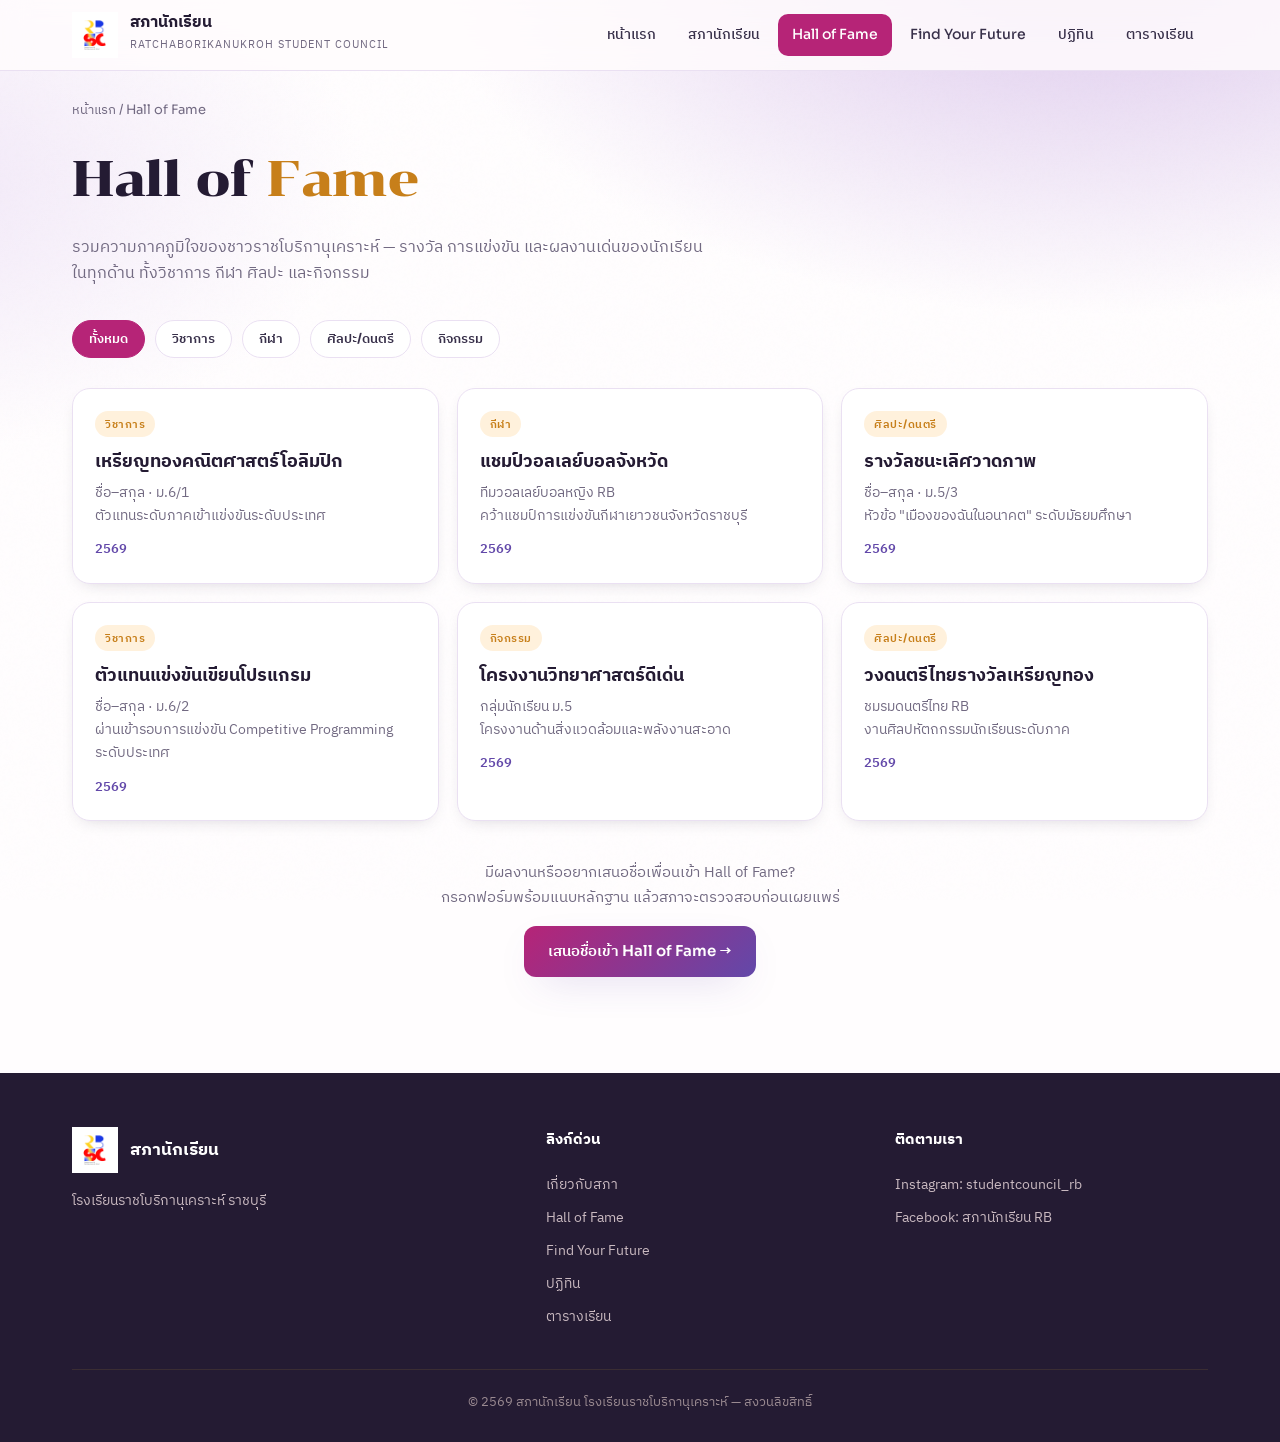
<file: hall-of-fame.html>
<!DOCTYPE html>
<html lang="th">
<head>
<meta charset="UTF-8">
<meta name="viewport" content="width=device-width, initial-scale=1">
<title>Hall of Fame | Ratchaborikanukroh Student Council</title>
<meta name="description" content="รวมความสำเร็จ รางวัล และผลงานเด่นของนักเรียนโรงเรียนราชโบริกานุเคราะห์">
<link rel="stylesheet" href="css/style.css">
<style>
  .filter-row { display:flex; gap:10px; flex-wrap:wrap; margin-bottom:30px; }
  .filter-btn {
    font-family:var(--head); font-size:13px; font-weight:600; padding:7px 16px;
    border-radius:999px; border:1px solid var(--line); background:var(--white);
    color:var(--ink); cursor:pointer; transition:.18s;
  }
  .filter-btn:hover { border-color:var(--pink); color:var(--pink-deep); }
  .filter-btn.active { background:var(--pink); color:#fff; border-color:var(--pink); }
  .empty-note { text-align:center; color:var(--grey); padding:40px 0; font-size:15px; grid-column:1/-1; }
  .load-error { background:#FFF1DC; border:1px solid #F0CF94; border-radius:var(--radius); padding:20px 24px; color:var(--gold-deep); font-size:14px; grid-column:1/-1; }
  .load-error b { display:block; margin-bottom:4px; color:var(--charcoal); font-family:var(--head); }
  .load-error code { background:#fff; padding:2px 6px; border-radius:4px; font-size:13px; }
  .card .ig-link { display:inline-flex; align-items:center; gap:5px; font-family:var(--head); font-size:13px; font-weight:600; color:var(--pink); margin-top:10px; }
  .card .ig-link:hover { text-decoration:underline; }
  .card .card-foot { display:flex; align-items:center; justify-content:space-between; gap:10px; flex-wrap:wrap; }
</style>
</head>
<body>
<div class="bg-grain"></div>

<header class="nav">
  <div class="wrap nav-inner">
    <a href="index.html" class="brand"><div class="brand-logo">RB</div><div class="brand-text"><b>สภานักเรียน</b><span>Ratchaborikanukroh Student Council</span></div></a>
    <nav class="nav-links">
      <a href="index.html">หน้าแรก</a><a href="council.html">สภานักเรียน</a><a href="hall-of-fame.html">Hall of Fame</a><a href="find-your-future.html">Find Your Future</a><a href="calendar.html">ปฏิทิน</a><a href="schedule.html">ตารางเรียน</a>
    </nav>
    <button class="burger" onclick="toggleMenu()" aria-label="menu"><span></span><span></span><span></span></button>
  </div>
  <div class="mobile-menu" id="mobileMenu">
    <a href="index.html">หน้าแรก</a><a href="council.html">สภานักเรียน</a><a href="hall-of-fame.html">Hall of Fame</a><a href="find-your-future.html">Find Your Future</a><a href="calendar.html">ปฏิทิน</a><a href="schedule.html">ตารางเรียน</a>
  </div>
</header>

<section class="page-hero">
  <div class="wrap">
    <div class="crumb reveal"><a href="index.html">หน้าแรก</a> / Hall of Fame</div>
    <h1 class="reveal">Hall of <span style="color:var(--gold-deep)">Fame</span></h1>
    <p class="reveal">รวมความภาคภูมิใจของชาวราชโบริกานุเคราะห์ — รางวัล การแข่งขัน และผลงานเด่นของนักเรียนในทุกด้าน ทั้งวิชาการ กีฬา ศิลปะ และกิจกรรม</p>
  </div>
</section>

<section style="padding-top:8px;">
  <div class="wrap">
    <div class="filter-row reveal" id="filterRow"></div>
    <div class="grid grid-3" id="cardGrid">
      <div class="empty-note">กำลังโหลดข้อมูล…</div>
    </div>
    <div style="text-align:center;margin-top:40px;" class="reveal">
      <p style="color:var(--grey);font-size:15px;margin-bottom:16px;">มีผลงานหรืออยากเสนอชื่อเพื่อนเข้า Hall of Fame?<br>กรอกฟอร์มพร้อมแนบหลักฐาน แล้วสภาจะตรวจสอบก่อนเผยแพร่</p>
      <a href="https://forms.gle/x8GxQNVREQ3RCJjR7" target="_blank" rel="noopener" class="btn btn-primary">เสนอชื่อเข้า Hall of Fame →</a>
    </div>
  </div>
</section>

<footer class="footer">
  <div class="wrap">
    <div class="footer-grid">
      <div><div class="f-brand"><div class="brand-logo">RB</div><b>สภานักเรียน</b></div><p>โรงเรียนราชโบริกานุเคราะห์ ราชบุรี</p></div>
      <div><h4>ลิงก์ด่วน</h4><a href="council.html">เกี่ยวกับสภา</a><a href="hall-of-fame.html">Hall of Fame</a><a href="find-your-future.html">Find Your Future</a><a href="calendar.html">ปฏิทิน</a><a href="schedule.html">ตารางเรียน</a></div>
      <div><h4>ติดตามเรา</h4><a href="https://www.instagram.com/studentcouncil_rb/" target="_blank">Instagram: studentcouncil_rb</a><a href="https://www.facebook.com/RBStudentCouncil2561" target="_blank">Facebook: สภานักเรียน RB</a></div>
    </div>
    <div class="footer-bottom">© 2569 สภานักเรียน โรงเรียนราชโบริกานุเคราะห์ — สงวนลิขสิทธิ์</div>
  </div>
</footer>

<script src="js/main.js"></script>
<script>
(function () {
  /* ============================================================
     CONFIG — วางลิงก์ Google Sheets CSV ตรงนี้
     วิธีหาลิงก์: ดูในไฟล์ HALL_OF_FAME_SETUP.md
     ถ้าเว้นว่างไว้ ('') เว็บจะใช้ข้อมูลจาก data/hall.json แทน
     ============================================================ */
  const SHEET_CSV_URL = 'https://docs.google.com/spreadsheets/d/e/2PACX-1vRIqamRbAT_n4bKekmiLQJrekVUqt-NZmqMtJmIHkawKIFlWeZAjkH3XheVRGGBx5U3cJxVXAzMNPxb/pub?gid=0&single=true&output=csv';
  /* ============================================================ */

  const grid = document.getElementById('cardGrid');
  const filterRow = document.getElementById('filterRow');
  let allEntries = [];
  let activeCat = 'ทั้งหมด';

  function escapeHtml(s) {
    return String(s == null ? '' : s)
      .replace(/&/g, '&amp;').replace(/</g, '&lt;').replace(/>/g, '&gt;')
      .replace(/"/g, '&quot;').replace(/'/g, '&#39;');
  }

  /* --- CSV parser: รองรับ comma และขึ้นบรรทัดในเครื่องหมายคำพูด --- */
  function parseCSV(text) {
    const rows = [];
    let row = [], field = '', inQuotes = false;
    for (let i = 0; i < text.length; i++) {
      const c = text[i], next = text[i + 1];
      if (inQuotes) {
        if (c === '"' && next === '"') { field += '"'; i++; }
        else if (c === '"') { inQuotes = false; }
        else { field += c; }
      } else {
        if (c === '"') { inQuotes = true; }
        else if (c === ',') { row.push(field); field = ''; }
        else if (c === '\r') { /* skip */ }
        else if (c === '\n') { row.push(field); rows.push(row); row = []; field = ''; }
        else { field += c; }
      }
    }
    if (field.length || row.length) { row.push(field); rows.push(row); }
    return rows;
  }

  /* --- แปลงตาราง CSV เป็น array ของ object ตามหัวคอลัมน์ --- */
  function csvToEntries(text) {
    const rows = parseCSV(text).filter(r => r.some(c => c.trim() !== ''));
    if (rows.length < 2) return [];
    const headers = rows[0].map(h => h.trim().toLowerCase());
    return rows.slice(1).map(r => {
      const o = {};
      headers.forEach((h, idx) => { o[h] = (r[idx] || '').trim(); });
      return o;
    }).filter(o => o.name || o.award);
  }

  function deriveCategories(entries) {
    const seen = [];
    entries.forEach(e => { if (e.category && seen.indexOf(e.category) === -1) seen.push(e.category); });
    return seen;
  }

  function igHandle(raw) {
    if (!raw) return '';
    return raw.replace(/^@+/, '').replace(/^https?:\/\/(www\.)?instagram\.com\//i, '').replace(/\/+$/, '').trim();
  }

  function renderCards() {
    const list = (activeCat === 'ทั้งหมด'
      ? allEntries
      : allEntries.filter(e => e.category === activeCat)
    ).slice().sort((a, b) => {
      const ya = parseInt(String(a.year).replace(/[^0-9]/g, ''), 10);
      const yb = parseInt(String(b.year).replace(/[^0-9]/g, ''), 10);
      const va = isNaN(ya) ? -Infinity : ya;
      const vb = isNaN(yb) ? -Infinity : yb;
      return vb - va;
    });

    if (!list.length) {
      grid.innerHTML = '<div class="empty-note">ยังไม่มีรายชื่อในหมวดนี้</div>';
      return;
    }

    grid.innerHTML = list.map(e => {
      const who = e.class
        ? escapeHtml(e.name) + ' · ' + escapeHtml(e.class)
        : escapeHtml(e.name);
      const ig = igHandle(e.igusername);
      const igHtml = ig
        ? `<a class="ig-link" href="https://www.instagram.com/${encodeURIComponent(ig)}/" target="_blank" rel="noopener">ig : ${escapeHtml(ig)}</a>`
        : '';
      return `
        <article class="card">
          <span class="tag gold">${escapeHtml(e.category)}</span>
          <h3>${escapeHtml(e.award)}</h3>
          <p>${who}${e.detail ? '<br>' + escapeHtml(e.detail) : ''}</p>
          <div class="card-foot">
            ${e.year ? `<div class="date">${escapeHtml(e.year)}</div>` : '<span></span>'}
            ${igHtml}
          </div>
        </article>`;
    }).join('');

    grid.querySelectorAll('.card').forEach(c => c.classList.add('reveal', 'in'));
  }

  function buildFilters(categories) {
    const cats = ['ทั้งหมด'].concat(categories || []);
    filterRow.innerHTML = cats.map((c, i) =>
      `<button class="filter-btn${i === 0 ? ' active' : ''}" data-cat="${escapeHtml(c)}">${escapeHtml(c)}</button>`
    ).join('');
    filterRow.querySelectorAll('.filter-btn').forEach(btn => {
      btn.addEventListener('click', () => {
        activeCat = btn.dataset.cat;
        filterRow.querySelectorAll('.filter-btn').forEach(b => b.classList.remove('active'));
        btn.classList.add('active');
        renderCards();
      });
    });
  }

  function start(entries, categories) {
    allEntries = entries;
    buildFilters(categories && categories.length ? categories : deriveCategories(entries));
    renderCards();
  }

  function loadJsonFallback(reason) {
    fetch('data/hall.json')
      .then(r => { if (!r.ok) throw new Error('HTTP ' + r.status); return r.json(); })
      .then(data => start(Array.isArray(data.entries) ? data.entries : [], data.categories))
      .catch(err => {
        filterRow.innerHTML = '';
        grid.innerHTML = `
          <div class="load-error">
            <b>โหลดข้อมูล Hall of Fame ไม่สำเร็จ</b>
            เว็บอ่านข้อมูลจากไฟล์/ลิงก์ภายนอก ซึ่งเบราว์เซอร์จะบล็อกถ้าเปิดไฟล์ตรง ๆ (file://)<br>
            วิธีแก้: เปิดผ่าน local server เช่น <code>python3 -m http.server</code> แล้วเข้า <code>http://localhost:8000</code> หรือโฮสต์จริงบน GitHub Pages<br>
            <span style="font-size:12px;opacity:.8;">(${escapeHtml(reason || '')} ${escapeHtml(err.message)})</span>
          </div>`;
      });
  }

  if (SHEET_CSV_URL && SHEET_CSV_URL.trim()) {
    fetch(SHEET_CSV_URL)
      .then(r => { if (!r.ok) throw new Error('HTTP ' + r.status); return r.text(); })
      .then(text => {
        const entries = csvToEntries(text);
        if (!entries.length) throw new Error('ไม่พบข้อมูลในชีต');
        start(entries, deriveCategories(entries));
      })
      .catch(() => loadJsonFallback('ดึง Google Sheets ไม่ได้ ลองใช้ข้อมูลสำรอง:'));
  } else {
    loadJsonFallback('');
  }
})();
/*
git add .
git commit -m "edit"
git push
*/
</script>
</body>
</html>
</file>
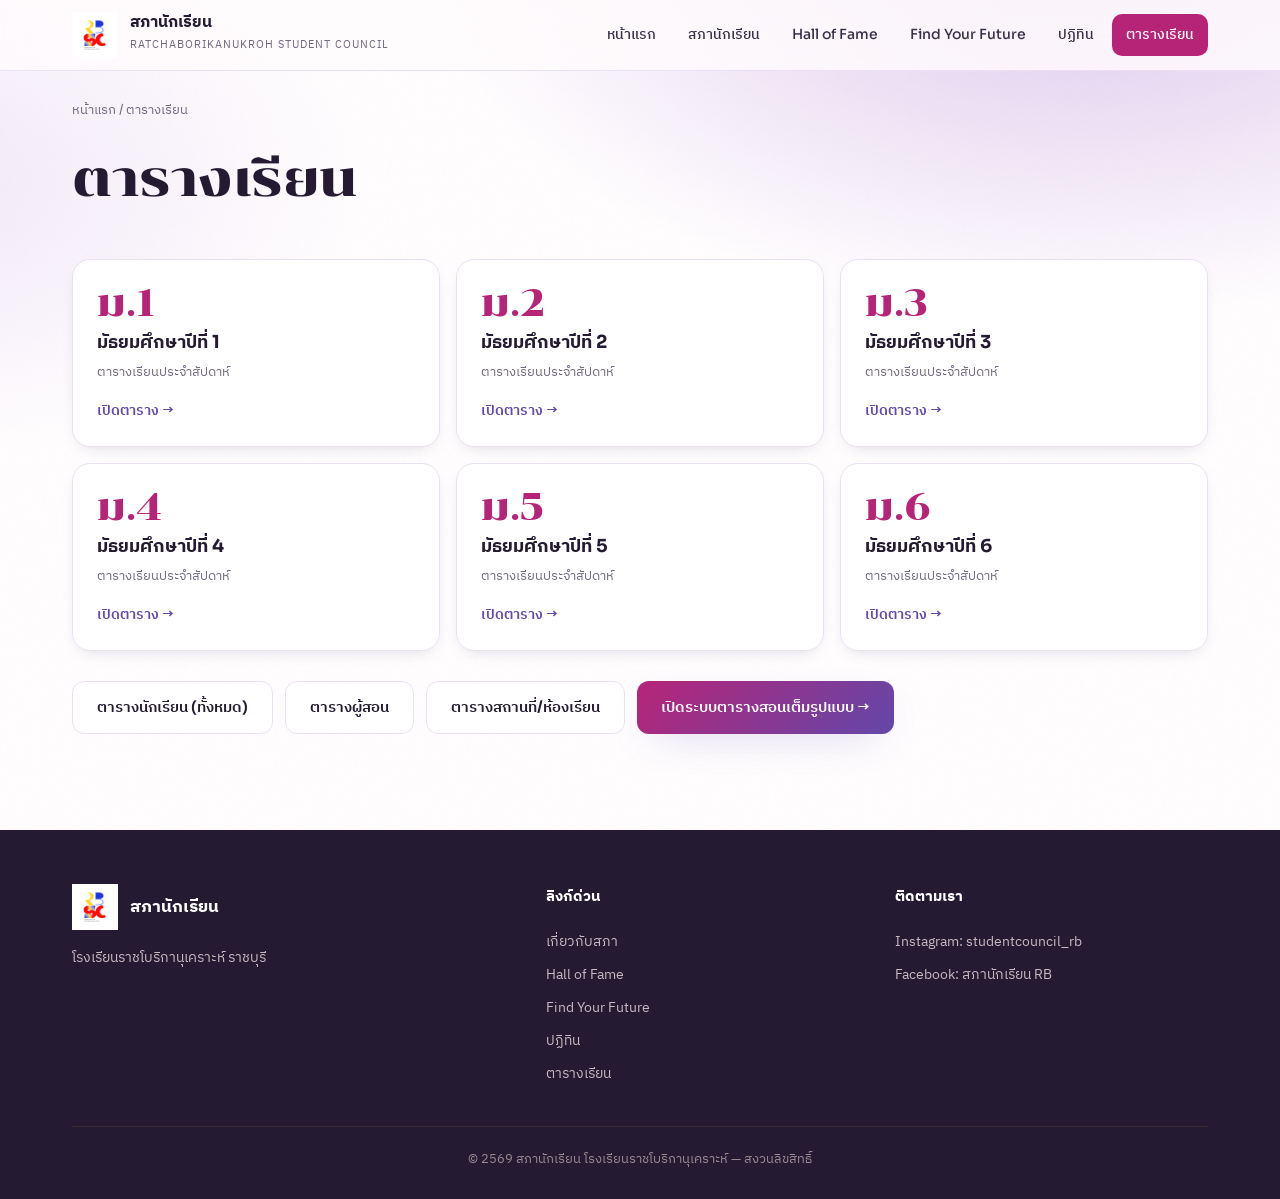
<file: schedule.html>
<!DOCTYPE html>
<html lang="th">
<head>
<meta charset="UTF-8">
<meta name="viewport" content="width=device-width, initial-scale=1">
<title>ตารางเรียน | Ratchaborikanukroh Student Council</title>
<meta name="description" content="ตารางเรียนของแต่ละระดับชั้น เชื่อมต่อระบบตารางสอนอย่างเป็นทางการของโรงเรียนราชโบริกานุเคราะห์">
<link rel="stylesheet" href="css/style.css">
<style>
  .grade-grid { display:grid; grid-template-columns:repeat(3,1fr); gap:16px; }
  .grade-card {
    display:flex; flex-direction:column; align-items:flex-start;
    background:var(--white); border:1px solid var(--line); border-radius:var(--radius);
    padding:24px; box-shadow:var(--shadow-sm); transition:transform .2s ease, box-shadow .2s ease, border-color .2s ease;
  }
  .grade-card:hover { transform:translateY(-5px); box-shadow:var(--shadow); border-color:var(--lilac); }
  .grade-num { font-family:var(--display); font-size:38px; color:var(--pink); line-height:1; margin-bottom:6px; }
  .grade-card h3 { font-family:var(--head); font-weight:700; font-size:18px; color:var(--charcoal); margin-bottom:4px; }
  .grade-card p { font-size:13px; color:var(--grey); margin-bottom:16px; }
  .grade-card .go { font-family:var(--head); font-weight:600; font-size:14px; color:var(--pink-deep); margin-top:auto; }
  .grade-card:hover .go { text-decoration:underline; }
  .info-box {
    background:var(--pink-soft); border-radius:var(--radius); padding:24px 26px;
    display:flex; gap:16px; align-items:flex-start; margin-bottom:34px;
  }
  .info-box .ic { font-size:26px; line-height:1; }
  .info-box b { font-family:var(--head); color:var(--charcoal); display:block; margin-bottom:4px; }
  .info-box p { font-size:14px; color:var(--ink); margin:0; }
  .other-links { display:flex; gap:12px; flex-wrap:wrap; margin-top:30px; }
  @media (max-width:700px){
    .grade-grid{ grid-template-columns:repeat(2,1fr); gap:12px; }
    .grade-card{ padding:16px; }
    .grade-num{ font-size:30px; }
    .grade-card h3{ font-size:15px; }
    .grade-card p{ font-size:12px; margin-bottom:10px; }
    .grade-card .go{ font-size:13px; }
  }
  @media (max-width:480px){
    .grade-grid{ grid-template-columns:repeat(2,1fr); gap:10px; }
    .grade-card{ padding:14px; }
    .grade-num{ font-size:26px; }
    .grade-card h3{ font-size:14px; }
    .grade-card p{ font-size:11px; margin-bottom:8px; }
    .other-links{ gap:8px; margin-top:20px; }
    .other-links .btn{ padding:10px 14px; font-size:13px; }
  }
</style>
</head>
<body>
<div class="bg-grain"></div>

<header class="nav">
  <div class="wrap nav-inner">
    <a href="index.html" class="brand"><div class="brand-logo">RB</div><div class="brand-text"><b>สภานักเรียน</b><span>Ratchaborikanukroh Student Council</span></div></a>
    <nav class="nav-links">
      <a href="index.html">หน้าแรก</a><a href="council.html">สภานักเรียน</a><a href="hall-of-fame.html">Hall of Fame</a><a href="find-your-future.html">Find Your Future</a><a href="calendar.html">ปฏิทิน</a><a href="schedule.html">ตารางเรียน</a>
    </nav>
    <button class="burger" onclick="toggleMenu()" aria-label="menu"><span></span><span></span><span></span></button>
  </div>
  <div class="mobile-menu" id="mobileMenu">
    <a href="index.html">หน้าแรก</a><a href="council.html">สภานักเรียน</a><a href="hall-of-fame.html">Hall of Fame</a><a href="find-your-future.html">Find Your Future</a><a href="calendar.html">ปฏิทิน</a><a href="schedule.html">ตารางเรียน</a>
  </div>
</header>

<section class="page-hero">
  <div class="wrap">
    <div class="crumb reveal"><a href="index.html">หน้าแรก</a> / ตารางเรียน</div>
    <h1 class="reveal">ตารางเรียน</h1>
  </div>
</section>

<section style="padding-top:0;">
  <div class="wrap">
    <div class="grade-grid">
      <a href="http://122.154.66.194/ratb/index.php?src=student_1&clsid=7" target="_blank" rel="noopener" class="grade-card reveal"><div class="grade-num">ม.1</div><h3>มัธยมศึกษาปีที่ 1</h3><p>ตารางเรียนประจำสัปดาห์</p><span class="go">เปิดตาราง →</span></a>
      <a href="http://122.154.66.194/ratb/index.php?src=student_1&clsid=8" target="_blank" rel="noopener" class="grade-card reveal"><div class="grade-num">ม.2</div><h3>มัธยมศึกษาปีที่ 2</h3><p>ตารางเรียนประจำสัปดาห์</p><span class="go">เปิดตาราง →</span></a>
      <a href="http://122.154.66.194/ratb/index.php?src=student_1&clsid=9" target="_blank" rel="noopener" class="grade-card reveal"><div class="grade-num">ม.3</div><h3>มัธยมศึกษาปีที่ 3</h3><p>ตารางเรียนประจำสัปดาห์</p><span class="go">เปิดตาราง →</span></a>
      <a href="http://122.154.66.194/ratb/index.php?src=student_1&clsid=10" target="_blank" rel="noopener" class="grade-card reveal"><div class="grade-num">ม.4</div><h3>มัธยมศึกษาปีที่ 4</h3><p>ตารางเรียนประจำสัปดาห์</p><span class="go">เปิดตาราง →</span></a>
      <a href="http://122.154.66.194/ratb/index.php?src=student_1&clsid=11" target="_blank" rel="noopener" class="grade-card reveal"><div class="grade-num">ม.5</div><h3>มัธยมศึกษาปีที่ 5</h3><p>ตารางเรียนประจำสัปดาห์</p><span class="go">เปิดตาราง →</span></a>
      <a href="http://122.154.66.194/ratb/index.php?src=student_1&clsid=12" target="_blank" rel="noopener" class="grade-card reveal"><div class="grade-num">ม.6</div><h3>มัธยมศึกษาปีที่ 6</h3><p>ตารางเรียนประจำสัปดาห์</p><span class="go">เปิดตาราง →</span></a>
    </div>

    <div class="other-links reveal">
      <a href="http://122.154.66.194/ratb/index.php?src=student" target="_blank" rel="noopener" class="btn btn-ghost">ตารางนักเรียน (ทั้งหมด)</a>
      <a href="http://122.154.66.194/ratb/index.php?src=teacher" target="_blank" rel="noopener" class="btn btn-ghost">ตารางผู้สอน</a>
      <a href="http://122.154.66.194/ratb/index.php?src=place" target="_blank" rel="noopener" class="btn btn-ghost">ตารางสถานที่/ห้องเรียน</a>
      <a href="http://122.154.66.194/ratb/" target="_blank" rel="noopener" class="btn btn-primary">เปิดระบบตารางสอนเต็มรูปแบบ →</a>
    </div>

  </div>
</section>

<footer class="footer">
  <div class="wrap">
    <div class="footer-grid">
      <div><div class="f-brand"><div class="brand-logo">RB</div><b>สภานักเรียน</b></div><p>โรงเรียนราชโบริกานุเคราะห์ ราชบุรี</p></div>
      <div><h4>ลิงก์ด่วน</h4><a href="council.html">เกี่ยวกับสภา</a><a href="hall-of-fame.html">Hall of Fame</a><a href="find-your-future.html">Find Your Future</a><a href="calendar.html">ปฏิทิน</a><a href="schedule.html">ตารางเรียน</a></div>
      <div><h4>ติดตามเรา</h4><a href="https://www.instagram.com/studentcouncil_rb/" target="_blank">Instagram: studentcouncil_rb</a><a href="https://www.facebook.com/RBStudentCouncil2561" target="_blank">Facebook: สภานักเรียน RB</a></div>
    </div>
    <div class="footer-bottom">© 2569 สภานักเรียน โรงเรียนราชโบริกานุเคราะห์ — สงวนลิขสิทธิ์</div>
  </div>
</footer>

<script src="js/main.js"></script>
</body>
</html>
</file>
<file: css/style.css>
/* ============================================================
   RB Student Council — Shared Design System
   Ratchaburi School (โรงเรียนราชโบริกานุเคราะห์ / RB)
   Palette: Pink + Charcoal + Warm white
   ============================================================ */

@import url('https://fonts.googleapis.com/css2?family=IBM+Plex+Sans+Thai:wght@400;500;600;700&family=Chonburi&family=Sora:wght@400;500;600;700;800&display=swap');

:root {
  /* Brand — RB official palette */
  --pink:        #B62477;  /* primary magenta */
  --pink-deep:   #6248A9;  /* deep purple */
  --purple:      #8754AD;  /* mid purple */
  --pink-soft:   #F0E6F7;  /* soft purple tint */
  --pink-tint:   #FAF5FD;  /* lightest purple wash */
  --lilac:       #DCC8EC;  /* soft lilac */
  --charcoal:    #241B33;  /* deep purple-black */
  --ink:         #38304A;
  --grey:        #726A82;
  --line:        #EAE0F2;
  --paper:       #FFFDFE;
  --white:       #FFFFFF;
  --gold:        #FFB048;  /* RB gold */
  --gold-deep:   #C77F1A;

  /* Type */
  --display: 'Chonburi', 'IBM Plex Sans Thai', serif;
  --head:    'Sora', 'IBM Plex Sans Thai', sans-serif;
  --body:    'IBM Plex Sans Thai', 'Sora', sans-serif;

  /* Layout */
  --max:     1180px;
  --radius:  18px;
  --radius-sm: 12px;
  --shadow:  0 14px 40px -18px rgba(98, 72, 169, 0.35);
  --shadow-sm: 0 6px 18px -10px rgba(36, 27, 51, 0.25);
}

* { margin: 0; padding: 0; box-sizing: border-box; }

html { scroll-behavior: smooth; }

body {
  font-family: var(--body);
  color: var(--ink);
  background: var(--paper);
  line-height: 1.65;
  -webkit-font-smoothing: antialiased;
  overflow-x: hidden;
}

a { color: inherit; text-decoration: none; }
img { max-width: 100%; display: block; }

.wrap { width: 100%; max-width: var(--max); margin: 0 auto; padding: 0 22px; }

/* ---------- Decorative background ---------- */
.bg-grain {
  position: fixed; inset: 0; z-index: -2;
  background:
    radial-gradient(1100px 600px at 85% -5%, var(--lilac), transparent 60%),
    radial-gradient(900px 500px at -10% 20%, var(--pink-soft), transparent 55%),
    var(--paper);
}
.bg-grain::after {
  content: ''; position: fixed; inset: 0; z-index: -1; opacity: 0.4;
  background-image: url("data:image/svg+xml,%3Csvg viewBox='0 0 200 200' xmlns='http://www.w3.org/2000/svg'%3E%3Cfilter id='n'%3E%3CfeTurbulence type='fractalNoise' baseFrequency='0.85' numOctaves='3'/%3E%3C/filter%3E%3Crect width='100%25' height='100%25' filter='url(%23n)' opacity='0.035'/%3E%3C/svg%3E");
  pointer-events: none;
}

/* ---------- Header / Nav ---------- */
.nav {
  position: sticky; top: 0; z-index: 100;
  background: rgba(255, 252, 253, 0.82);
  backdrop-filter: blur(14px);
  border-bottom: 1px solid var(--line);
}
.nav-inner {
  display: flex; align-items: center; justify-content: space-between;
  height: 70px;
}
.brand { display: flex; align-items: center; gap: 12px; }
.brand-logo {
  width: 46px; height: 46px;
  background: url('../images/logo.png') center/contain no-repeat;
  flex-shrink: 0;
}
/* ซ่อนตัวอักษร "RB" ที่อยู่ใน div แต่ยังให้ screen reader อ่านได้ */
.brand-logo { font-size: 0; color: transparent; }
.brand-text b { font-family: var(--head); font-weight: 800; font-size: 16px; color: var(--charcoal); display: block; line-height: 1.15; }
.brand-text span { font-size: 11px; color: var(--grey); letter-spacing: 1px; text-transform: uppercase; }

.nav-links { display: flex; align-items: center; gap: 4px; }
.nav-links a {
  font-family: var(--head); font-size: 14px; font-weight: 500;
  padding: 9px 14px; border-radius: 10px; color: var(--ink);
  transition: all .18s ease;
}
.nav-links a:hover { background: var(--pink-soft); color: var(--pink-deep); }
.nav-links a.active { background: var(--pink); color: #fff; }

.burger { display: none; flex-direction: column; gap: 5px; background: none; border: 0; cursor: pointer; padding: 8px; }
.burger span { width: 24px; height: 2px; background: var(--charcoal); border-radius: 2px; transition: .2s; }

.mobile-menu { display: none; flex-direction: column; gap: 4px; padding: 12px 22px 18px; border-bottom: 1px solid var(--line); background: var(--paper); }
.mobile-menu a { font-family: var(--head); font-weight: 500; padding: 11px 14px; border-radius: 10px; }
.mobile-menu a:hover { background: var(--pink-soft); }
.mobile-menu.open { display: flex; }

/* ---------- Hero ---------- */
.hero { position: relative; padding: 36px 0 48px; }
.eyebrow {
  display: inline-flex; align-items: center; gap: 8px;
  font-family: var(--head); font-size: 12px; font-weight: 600;
  letter-spacing: 1.5px; text-transform: uppercase; color: var(--pink-deep);
  background: var(--pink-soft); padding: 7px 14px; border-radius: 999px;
  margin-bottom: 22px;
}
.eyebrow::before { content: ''; width: 7px; height: 7px; border-radius: 50%; background: var(--pink); }

h1.title {
  font-family: var(--display); font-weight: 400;
  font-size: clamp(34px, 6vw, 62px); line-height: 1.1; color: var(--charcoal);
  letter-spacing: -0.5px; margin-bottom: 20px;
}
h1.title .hl { color: var(--pink-deep); }

.lead { font-size: 17px; color: var(--grey); max-width: 620px; margin-bottom: 30px; }

.btn-row { display: flex; gap: 12px; flex-wrap: wrap; }
.btn {
  font-family: var(--head); font-weight: 600; font-size: 15px;
  padding: 13px 24px; border-radius: 12px; cursor: pointer;
  transition: transform .18s ease, box-shadow .18s ease; border: 0;
  display: inline-flex; align-items: center; gap: 8px;
}
.btn-primary { background: linear-gradient(135deg, var(--pink), var(--pink-deep)); color: #fff; box-shadow: var(--shadow); }
.btn-primary:hover { transform: translateY(-3px); }
.btn-ghost { background: var(--white); color: var(--charcoal); border: 1.5px solid var(--line); }
.btn-ghost:hover { transform: translateY(-3px); border-color: var(--pink); color: var(--pink-deep); }

/* ---------- Stats strip ---------- */
.stats { display: flex; gap: 14px; flex-wrap: wrap; margin-top: 40px; }
.stat {
  flex: 1; min-width: 130px; background: var(--white); border: 1px solid var(--line);
  border-radius: var(--radius-sm); padding: 18px 20px; box-shadow: var(--shadow-sm);
}
.stat b { font-family: var(--head); font-size: 30px; font-weight: 800; color: var(--pink-deep); display: block; }
.stat span { font-size: 13px; color: var(--grey); }

/* ---------- Sections ---------- */
section { padding: 56px 0; }
.sec-head { display: flex; align-items: flex-end; justify-content: space-between; margin-bottom: 28px; gap: 16px; flex-wrap: wrap; }
.sec-head h2 { font-family: var(--head); font-weight: 800; font-size: clamp(24px, 3.5vw, 34px); color: var(--charcoal); letter-spacing: -0.5px; }
.sec-head p { color: var(--grey); font-size: 15px; margin-top: 4px; }
.sec-link { font-family: var(--head); font-weight: 600; font-size: 14px; color: var(--pink-deep); white-space: nowrap; }
.sec-link:hover { text-decoration: underline; }

/* ---------- Cards grid ---------- */
.grid { display: grid; gap: 18px; }
.grid-2 { grid-template-columns: repeat(2, 1fr); }
.grid-3 { grid-template-columns: repeat(3, 1fr); }
.grid-4 { grid-template-columns: repeat(4, 1fr); }

.card {
  background: var(--white); border: 1px solid var(--line); border-radius: var(--radius);
  padding: 22px; box-shadow: var(--shadow-sm);
  transition: transform .2s ease, box-shadow .2s ease, border-color .2s ease;
}
.card:hover { transform: translateY(-5px); box-shadow: var(--shadow); border-color: var(--pink-soft); }

.tag {
  display: inline-block; font-family: var(--head); font-size: 11px; font-weight: 600;
  letter-spacing: .5px; text-transform: uppercase; color: var(--pink-deep);
  background: var(--pink-soft); padding: 4px 10px; border-radius: 999px; margin-bottom: 12px;
}
.tag.gold { color: var(--gold-deep); background: #FFF1DC; }
.card h3 { font-family: var(--head); font-weight: 700; font-size: 18px; color: var(--charcoal); margin-bottom: 8px; line-height: 1.35; }
.card p { font-size: 14px; color: var(--grey); }
.card .date { font-size: 13px; color: var(--pink-deep); font-weight: 600; margin-top: 12px; }

/* ---------- Footer ---------- */
.footer { background: var(--charcoal); color: #E8DDE2; padding: 54px 0 28px; margin-top: 40px; }
.footer-grid { display: grid; grid-template-columns: 1.4fr 1fr 1fr; gap: 36px; }
.footer h4 { font-family: var(--head); font-weight: 700; color: #fff; margin-bottom: 16px; font-size: 15px; }
.footer .f-brand { display: flex; align-items: center; gap: 12px; margin-bottom: 16px; }
.footer .f-brand .brand-logo { background: url('../images/logo.png') center/contain no-repeat; }
.footer .f-brand b { font-family: var(--head); color: #fff; font-size: 17px; }
.footer p { font-size: 14px; color: #C9B9C0; max-width: 320px; }
.footer a { display: block; font-size: 14px; color: #C9B9C0; padding: 5px 0; transition: color .15s; }
.footer a:hover { color: var(--pink); }
.footer-bottom { border-top: 1px solid #3a2d33; margin-top: 36px; padding-top: 22px; font-size: 13px; color: #9a8a91; text-align: center; }

/* ---------- Reveal animation ---------- */
.reveal { opacity: 0; transform: translateY(22px); transition: opacity .6s ease, transform .6s ease; }
.reveal.in { opacity: 1; transform: none; }

/* ---------- Page header (inner pages) ---------- */
.page-hero { padding: 28px 0 24px; }
.page-hero h1 { font-family: var(--display); font-weight: 400; font-size: clamp(30px, 5vw, 50px); color: var(--charcoal); letter-spacing: -.5px; margin-bottom: 14px; }
.page-hero p { color: var(--grey); font-size: 16px; max-width: 640px; }
.crumb { font-family: var(--head); font-size: 13px; color: var(--grey); margin-bottom: 18px; }
.crumb a:hover { color: var(--pink-deep); }

/* ---------- Responsive ---------- */
@media (max-width: 880px) {
  .nav-links { display: none; }
  .burger { display: flex; }
  .grid-3, .grid-4 { grid-template-columns: repeat(2, 1fr); }
  .footer-grid { grid-template-columns: 1fr; gap: 28px; }
}
@media (max-width: 560px) {
  .grid-2, .grid-3, .grid-4 { grid-template-columns: 1fr; }
  .hero { padding: 24px 0 32px; }
}
</file>
